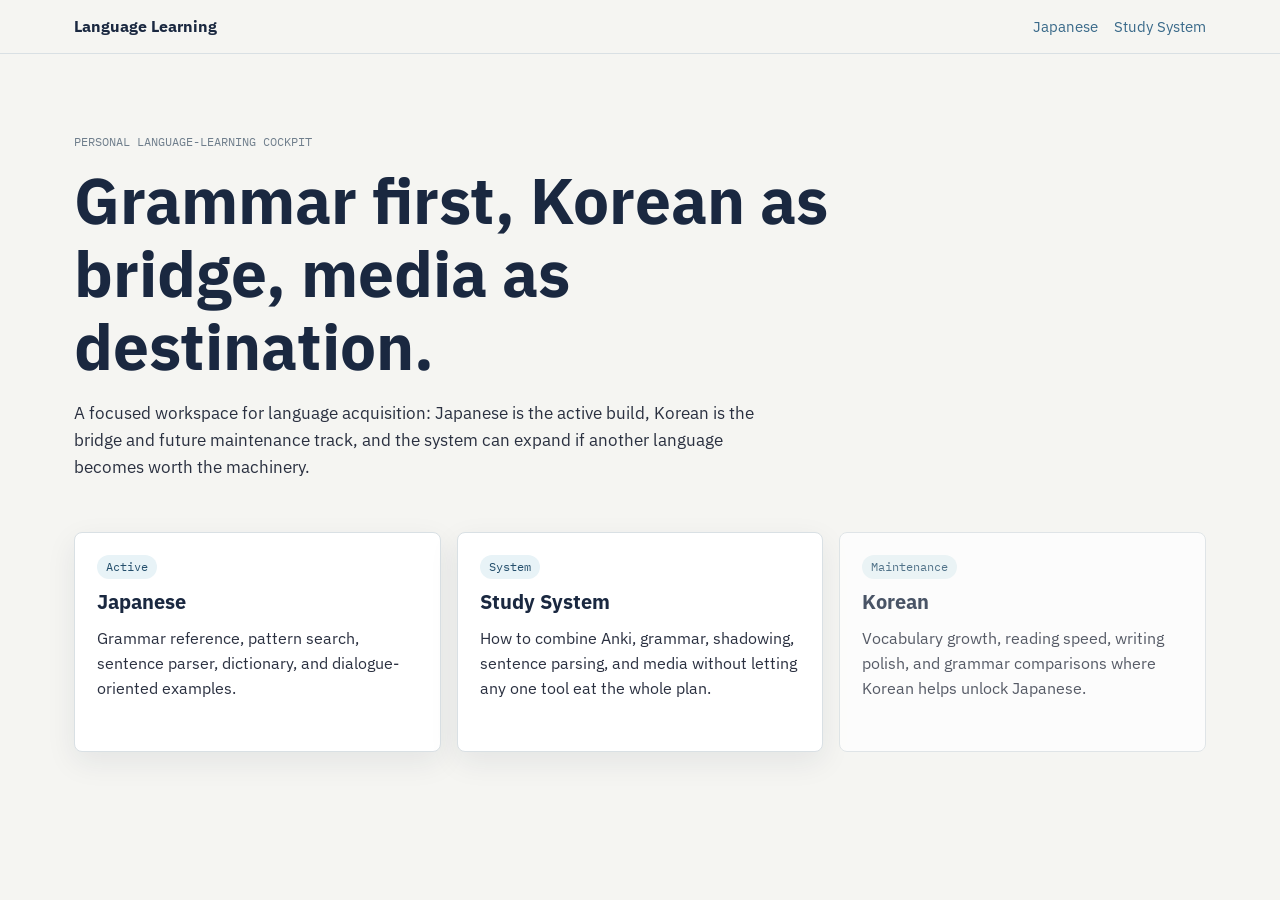
<file: index.html>
<!doctype html>
<html lang="en">
<head>
  <meta charset="utf-8">
  <meta name="viewport" content="width=device-width, initial-scale=1">
  <title>Language Learning</title>
  <link rel="preconnect" href="https://fonts.googleapis.com">
  <link rel="preconnect" href="https://fonts.gstatic.com" crossorigin>
  <link href="https://fonts.googleapis.com/css2?family=IBM+Plex+Mono:wght@400;500&family=IBM+Plex+Sans:wght@400;500;600;700&display=swap" rel="stylesheet">
  <link rel="stylesheet" href="style.css">
</head>
<body>
  <header class="topbar">
    <div class="topbar-inner">
      <a class="brand" href="index.html">Language Learning</a>
      <nav class="nav">
        <a href="japanese/index.html">Japanese</a>
        <a href="shared/study-system.html">Study System</a>
      </nav>
    </div>
  </header>

  <main class="site-wrap">
    <section class="hero">
      <p class="eyebrow">Personal language-learning cockpit</p>
      <h1>Grammar first, Korean as bridge, media as destination.</h1>
      <p class="hero-copy">A focused workspace for language acquisition: Japanese is the active build, Korean is the bridge and future maintenance track, and the system can expand if another language becomes worth the machinery.</p>
    </section>

    <section class="cluster-grid" aria-label="Language areas">
      <a class="cluster-card active" href="japanese/index.html">
        <span class="cluster-badge">Active</span>
        <h2>Japanese</h2>
        <p>Grammar reference, pattern search, sentence parser, dictionary, and dialogue-oriented examples.</p>
      </a>
      <a class="cluster-card active" href="shared/study-system.html">
        <span class="cluster-badge">System</span>
        <h2>Study System</h2>
        <p>How to combine Anki, grammar, shadowing, sentence parsing, and media without letting any one tool eat the whole plan.</p>
      </a>
      <div class="cluster-card planned">
        <span class="cluster-badge">Maintenance</span>
        <h2>Korean</h2>
        <p>Vocabulary growth, reading speed, writing polish, and grammar comparisons where Korean helps unlock Japanese.</p>
      </div>
    </section>
  </main>
</body>
</html>
</file>
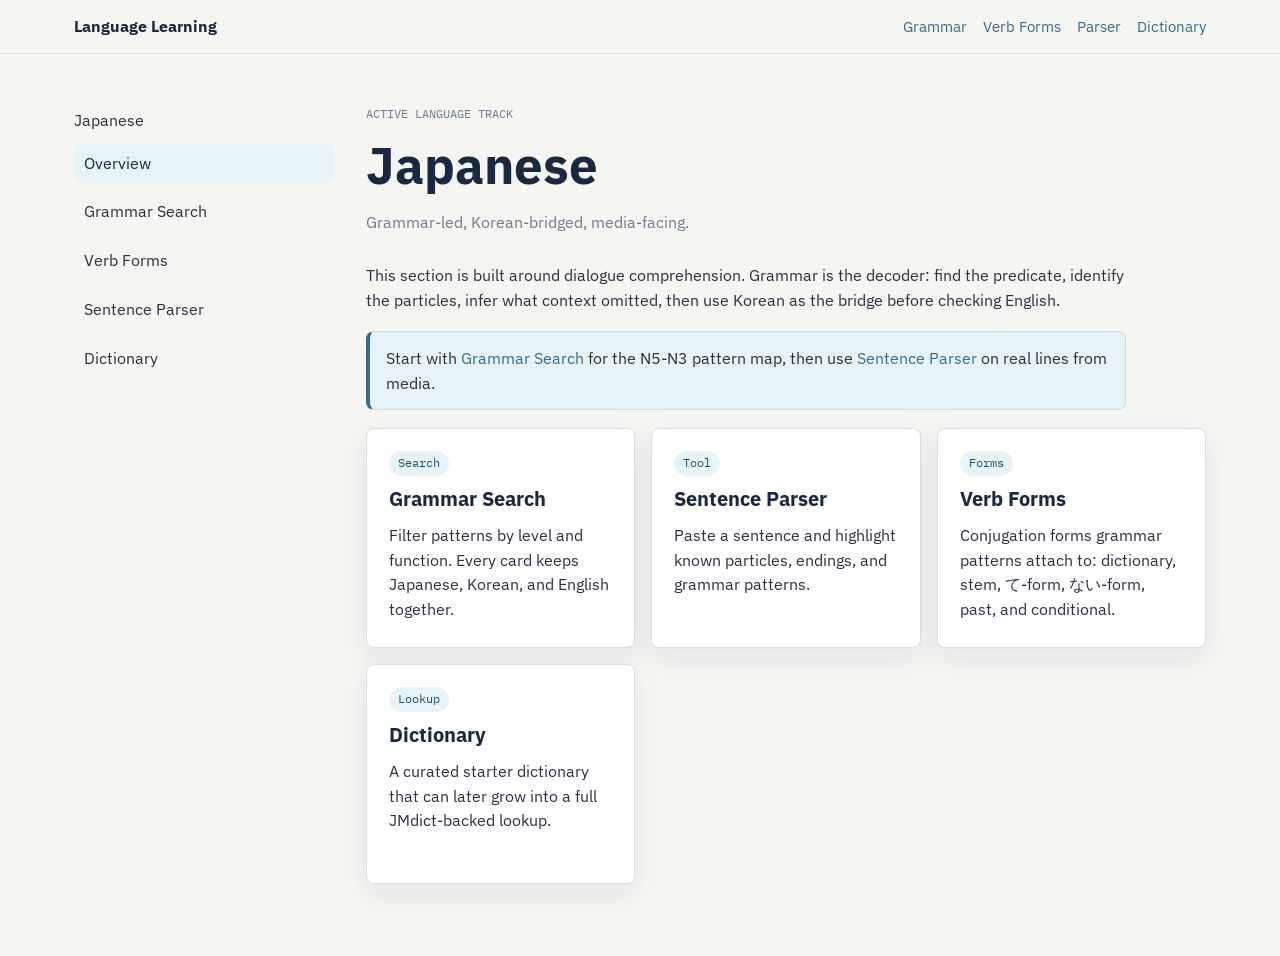
<file: japanese/index.html>
<!doctype html>
<html lang="en">
<head>
  <meta charset="utf-8">
  <meta name="viewport" content="width=device-width, initial-scale=1">
  <title>Japanese | Language Notes</title>
  <link rel="preconnect" href="https://fonts.googleapis.com">
  <link rel="preconnect" href="https://fonts.gstatic.com" crossorigin>
  <link href="https://fonts.googleapis.com/css2?family=IBM+Plex+Mono:wght@400;500&family=IBM+Plex+Sans:wght@400;500;600;700&display=swap" rel="stylesheet">
  <link rel="stylesheet" href="../style.css">
</head>
<body>
  <header class="topbar">
    <div class="topbar-inner">
      <a class="brand" href="../index.html">Language Learning</a>
      <nav class="nav">
        <a href="grammar.html">Grammar</a>
        <a href="verb-forms.html">Verb Forms</a>
        <a href="parser.html">Parser</a>
        <a href="dictionary.html">Dictionary</a>
      </nav>
    </div>
  </header>

  <main class="site-wrap page-body">
    <aside class="sidebar">
      <div class="nav-label">Japanese</div>
      <a class="nav-item active" href="index.html">Overview</a>
      <a class="nav-item" href="grammar.html">Grammar Search</a>
      <a class="nav-item" href="verb-forms.html">Verb Forms</a>
      <a class="nav-item" href="parser.html">Sentence Parser</a>
      <a class="nav-item" href="dictionary.html">Dictionary</a>
    </aside>

    <section class="main">
      <p class="eyebrow">Active language track</p>
      <h1 class="lesson-title">Japanese</h1>
      <p class="lesson-meta">Grammar-led, Korean-bridged, media-facing.</p>

      <div class="prose">
        <p>This section is built around dialogue comprehension. Grammar is the decoder: find the predicate, identify the particles, infer what context omitted, then use Korean as the bridge before checking English.</p>
        <div class="callout">
          Start with <a href="grammar.html">Grammar Search</a> for the N5-N3 pattern map, then use <a href="parser.html">Sentence Parser</a> on real lines from media.
        </div>
      </div>

      <section class="cluster-grid">
        <a class="cluster-card active" href="grammar.html">
          <span class="cluster-badge">Search</span>
          <h2>Grammar Search</h2>
          <p>Filter patterns by level and function. Every card keeps Japanese, Korean, and English together.</p>
        </a>
        <a class="cluster-card active" href="parser.html">
          <span class="cluster-badge">Tool</span>
          <h2>Sentence Parser</h2>
          <p>Paste a sentence and highlight known particles, endings, and grammar patterns.</p>
        </a>
        <a class="cluster-card active" href="verb-forms.html">
          <span class="cluster-badge">Forms</span>
          <h2>Verb Forms</h2>
          <p>Conjugation forms grammar patterns attach to: dictionary, stem, て-form, ない-form, past, and conditional.</p>
        </a>
        <a class="cluster-card active" href="dictionary.html">
          <span class="cluster-badge">Lookup</span>
          <h2>Dictionary</h2>
          <p>A curated starter dictionary that can later grow into a full JMdict-backed lookup.</p>
        </a>
      </section>
    </section>
  </main>
</body>
</html>
</file>
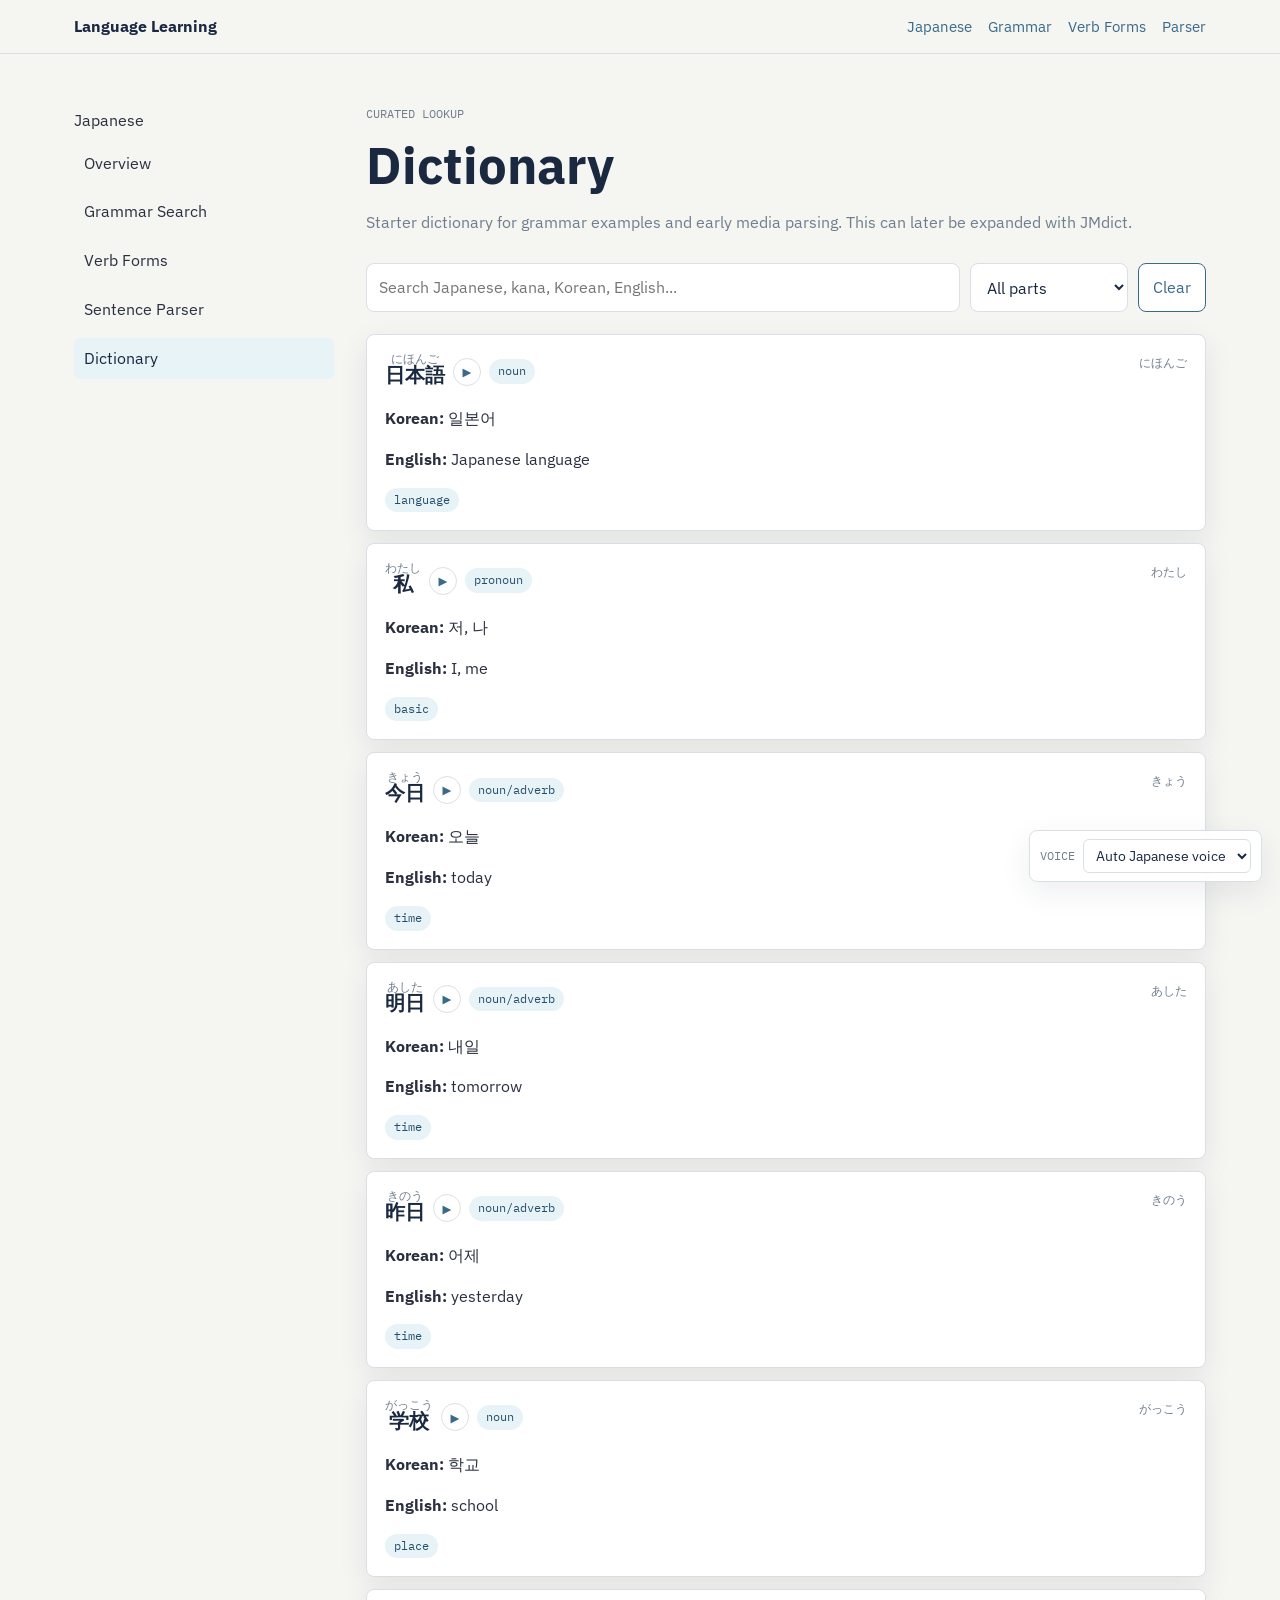
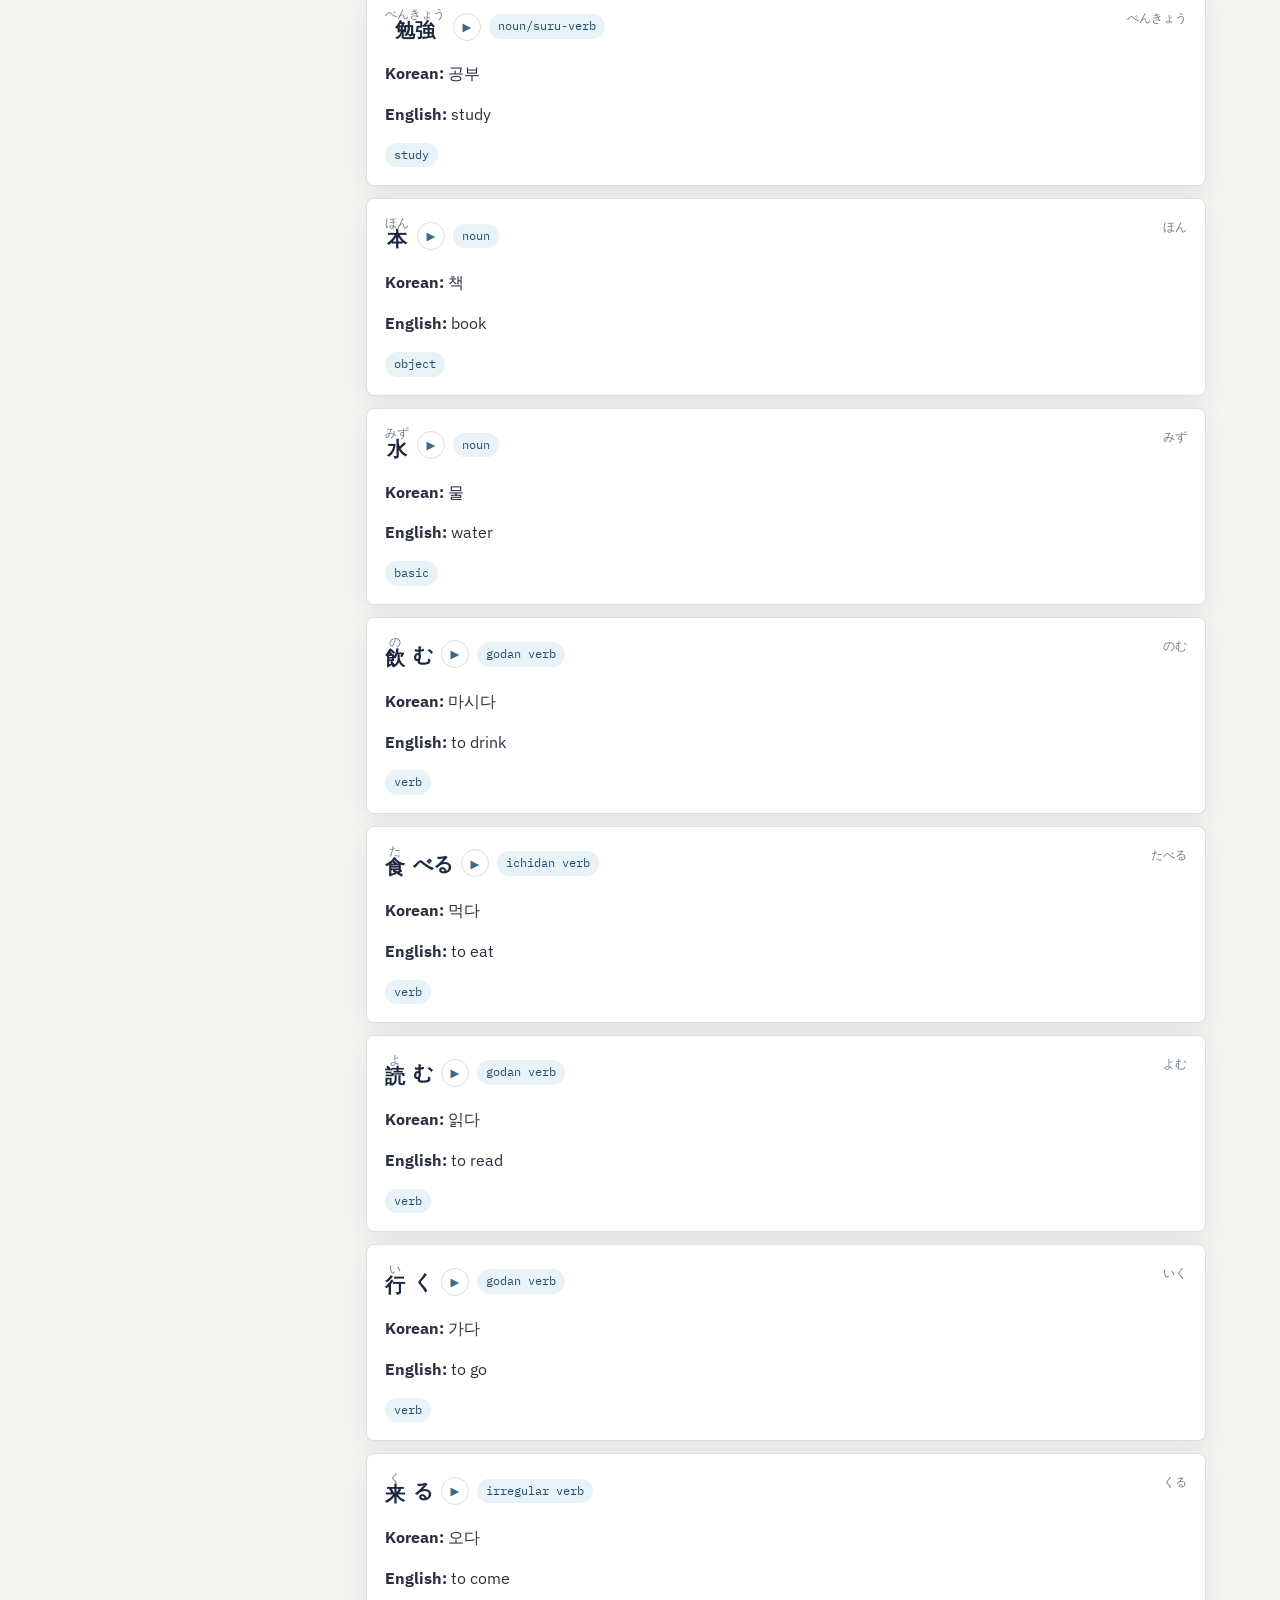
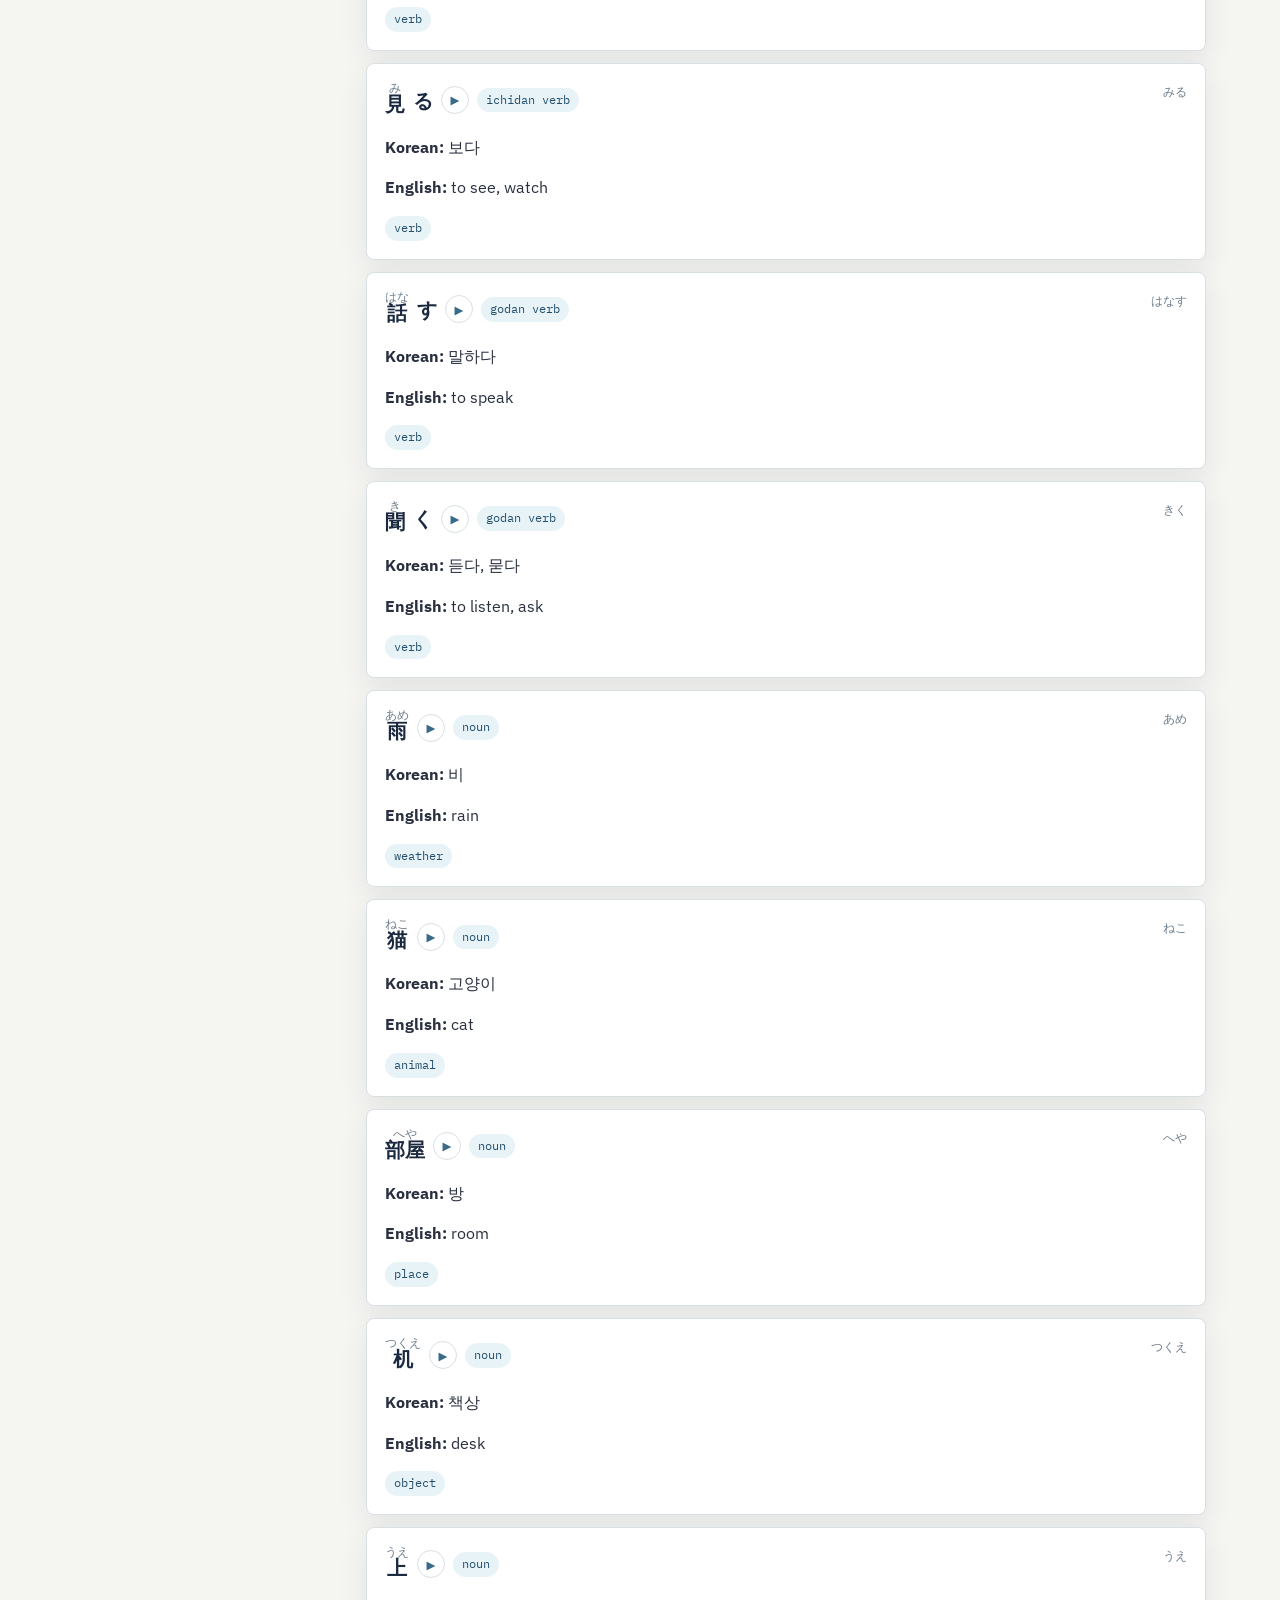
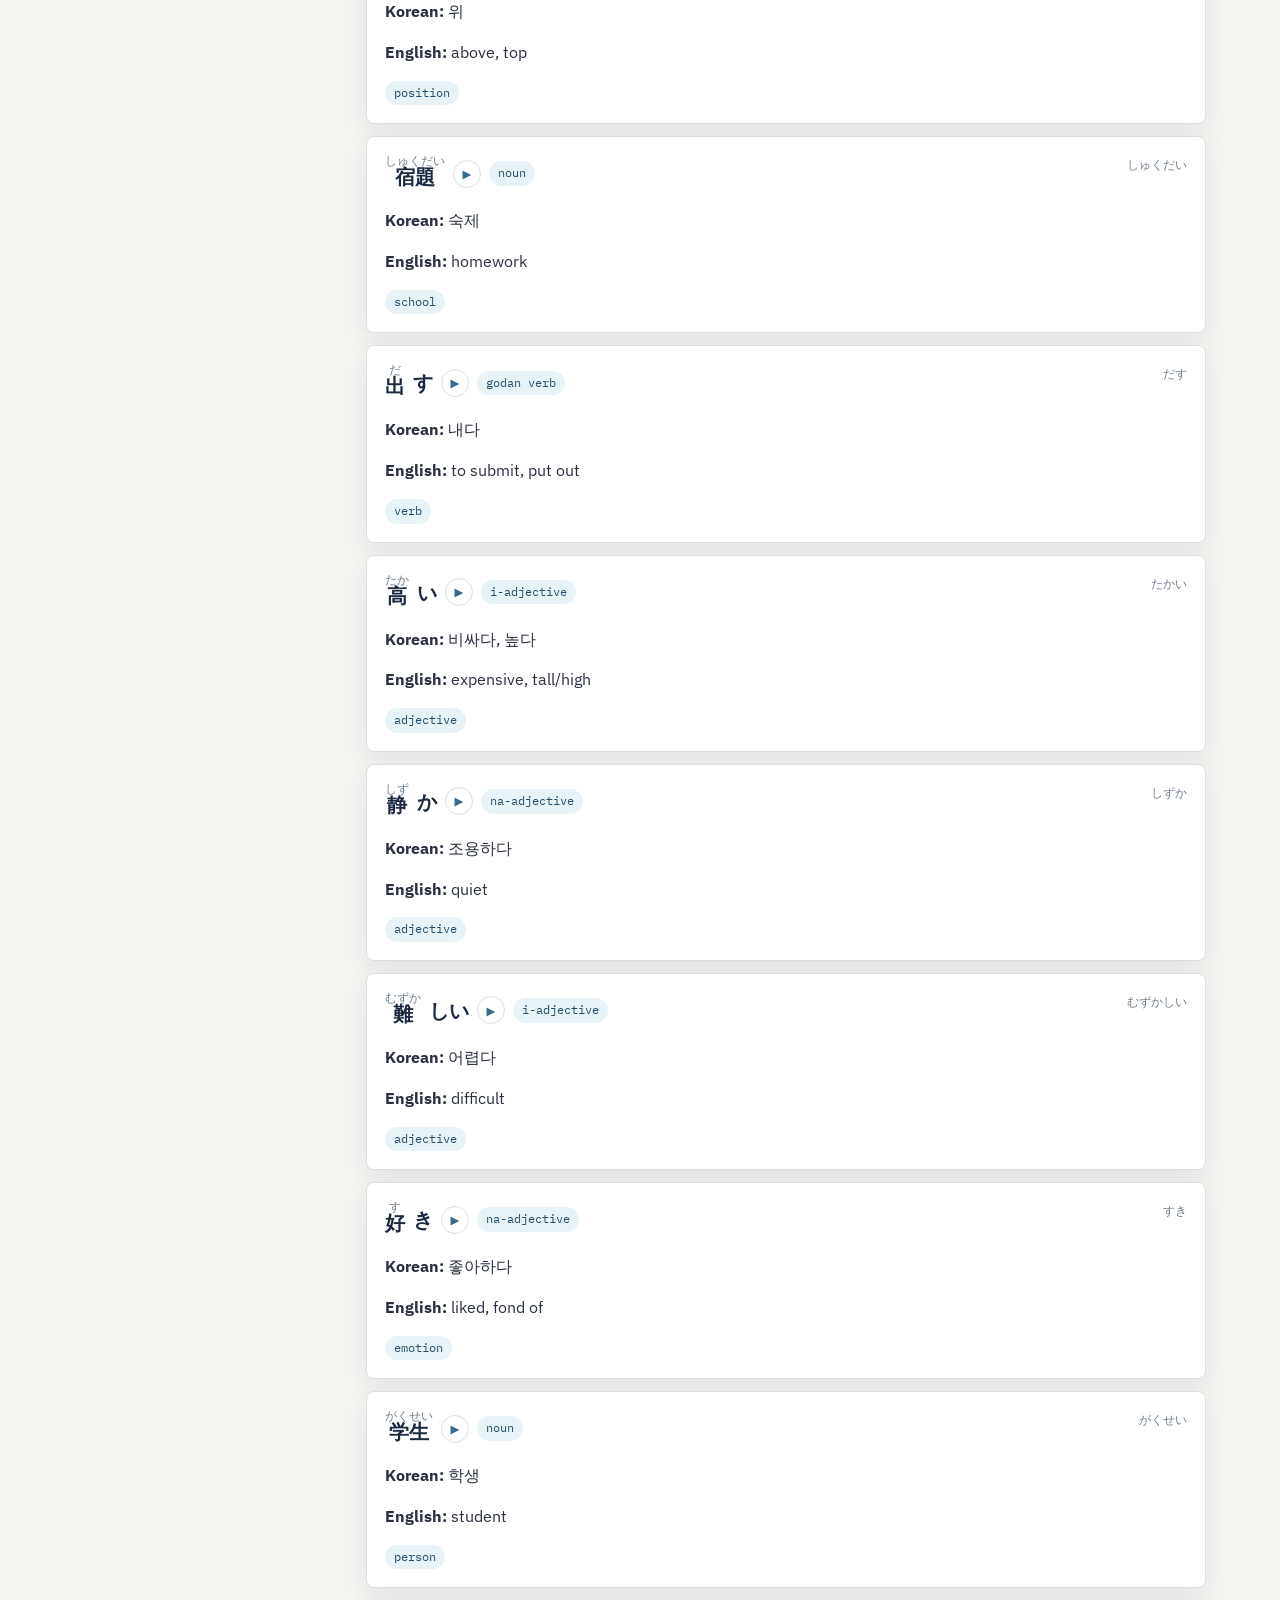
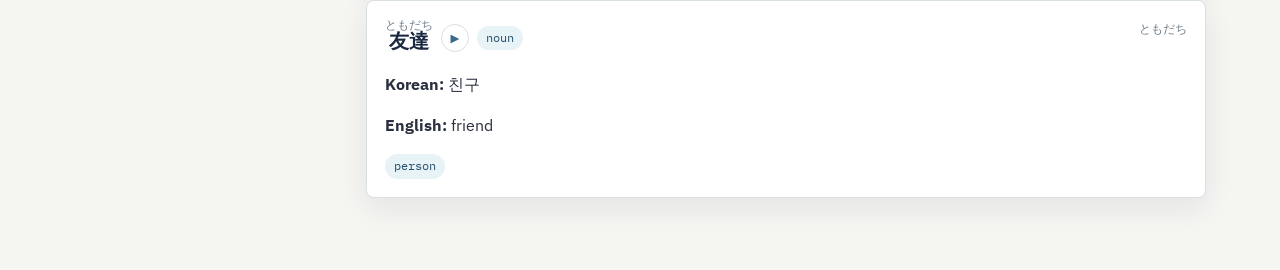
<file: japanese/dictionary.html>
<!doctype html>
<html lang="en">
<head>
  <meta charset="utf-8">
  <meta name="viewport" content="width=device-width, initial-scale=1">
  <title>Japanese Dictionary | Language Notes</title>
  <link rel="preconnect" href="https://fonts.googleapis.com">
  <link rel="preconnect" href="https://fonts.gstatic.com" crossorigin>
  <link href="https://fonts.googleapis.com/css2?family=IBM+Plex+Mono:wght@400;500&family=IBM+Plex+Sans:wght@400;500;600;700&display=swap" rel="stylesheet">
  <link rel="stylesheet" href="../style.css">
</head>
<body>
  <header class="topbar">
    <div class="topbar-inner">
      <a class="brand" href="../index.html">Language Learning</a>
      <nav class="nav">
        <a href="index.html">Japanese</a>
        <a href="grammar.html">Grammar</a>
        <a href="verb-forms.html">Verb Forms</a>
        <a href="parser.html">Parser</a>
      </nav>
    </div>
  </header>

  <main class="site-wrap page-body">
    <aside class="sidebar">
      <div class="nav-label">Japanese</div>
      <a class="nav-item" href="index.html">Overview</a>
      <a class="nav-item" href="grammar.html">Grammar Search</a>
      <a class="nav-item" href="verb-forms.html">Verb Forms</a>
      <a class="nav-item" href="parser.html">Sentence Parser</a>
      <a class="nav-item active" href="dictionary.html">Dictionary</a>
    </aside>

    <section class="main">
      <p class="eyebrow">Curated lookup</p>
      <h1 class="lesson-title">Dictionary</h1>
      <p class="lesson-meta">Starter dictionary for grammar examples and early media parsing. This can later be expanded with JMdict.</p>

      <div class="toolbar" role="search">
        <input id="dict-search" class="search-input" type="search" placeholder="Search Japanese, kana, Korean, English..." autocomplete="off">
        <select id="dict-pos" class="select" aria-label="Part of speech filter">
          <option value="all">All parts</option>
        </select>
        <button id="dict-clear" class="button secondary" type="button">Clear</button>
      </div>

      <div id="dict-results" class="card-list"></div>
    </section>
  </main>

  <script src="../data/japanese-data.js"></script>
  <script src="../app.js"></script>
  <script>LanguageNotes.initVoicePicker(); LanguageNotes.initDictionary();</script>
</body>
</html>
</file>
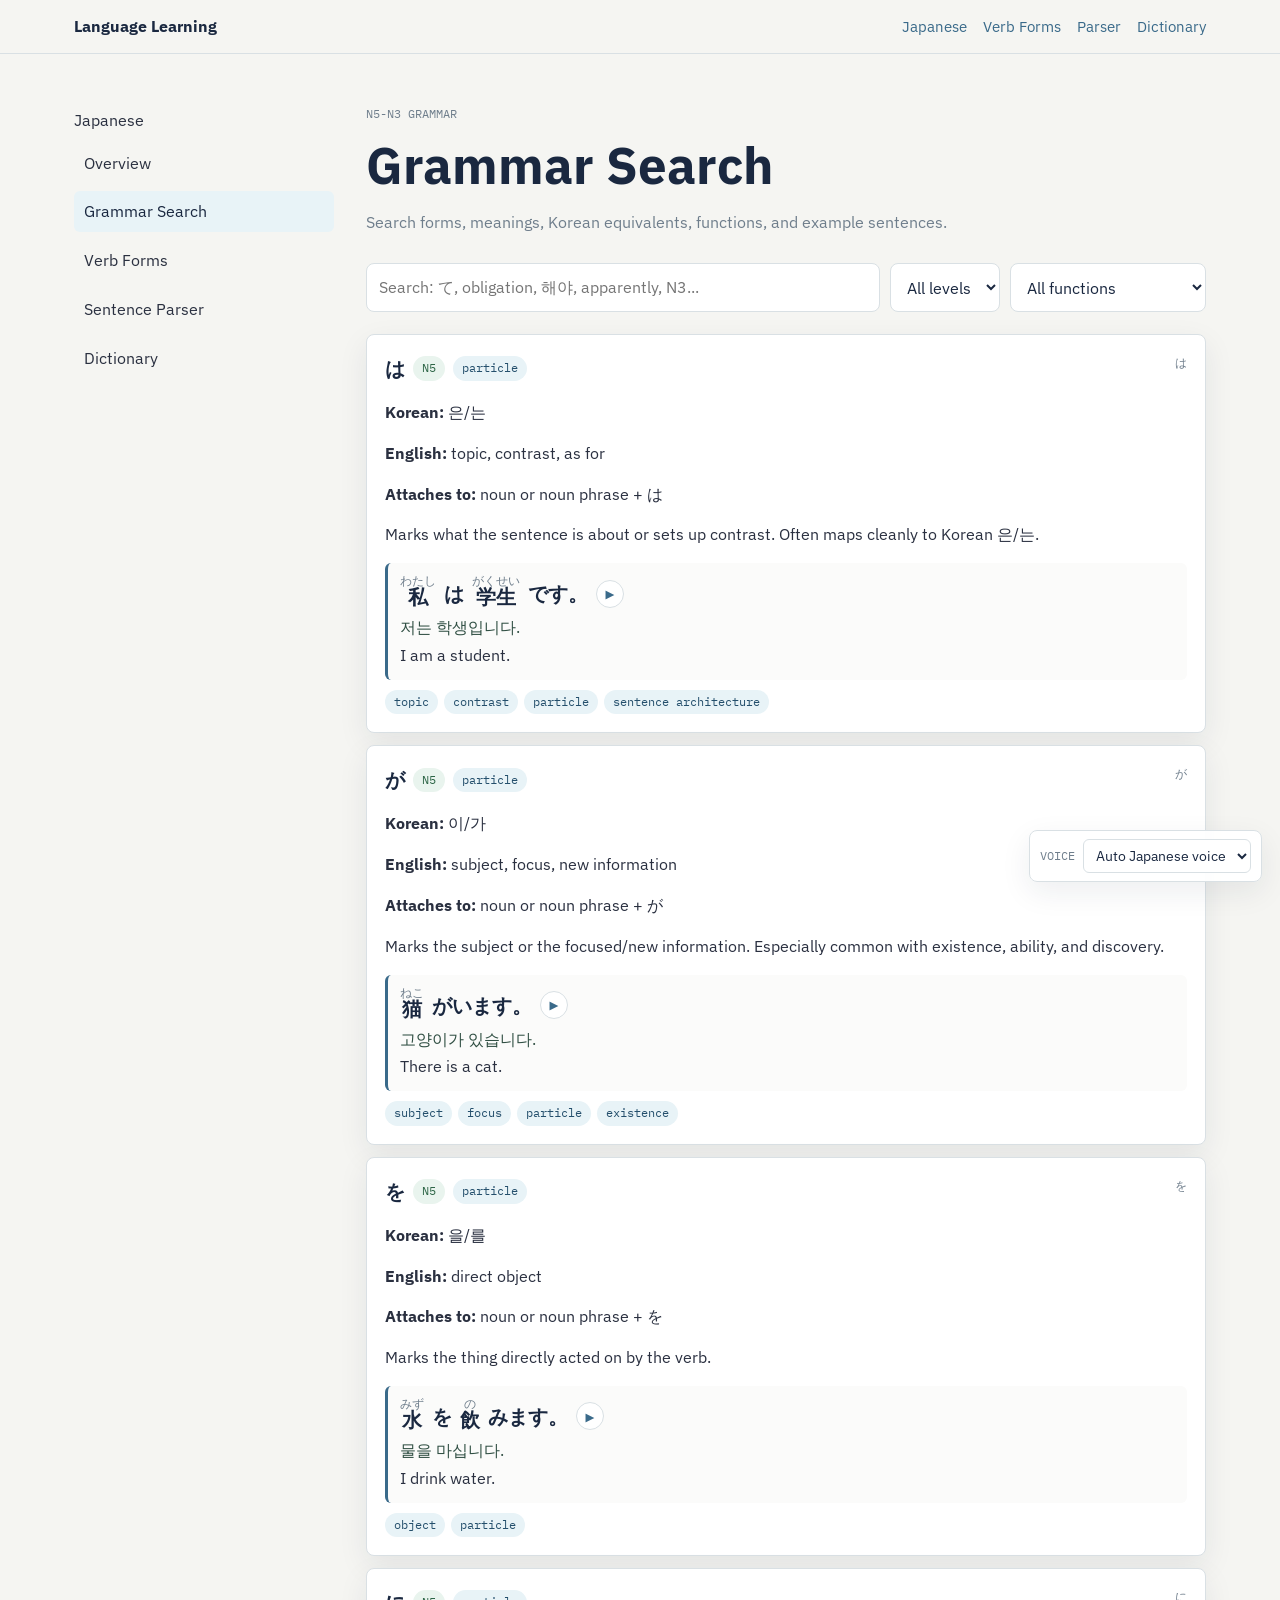
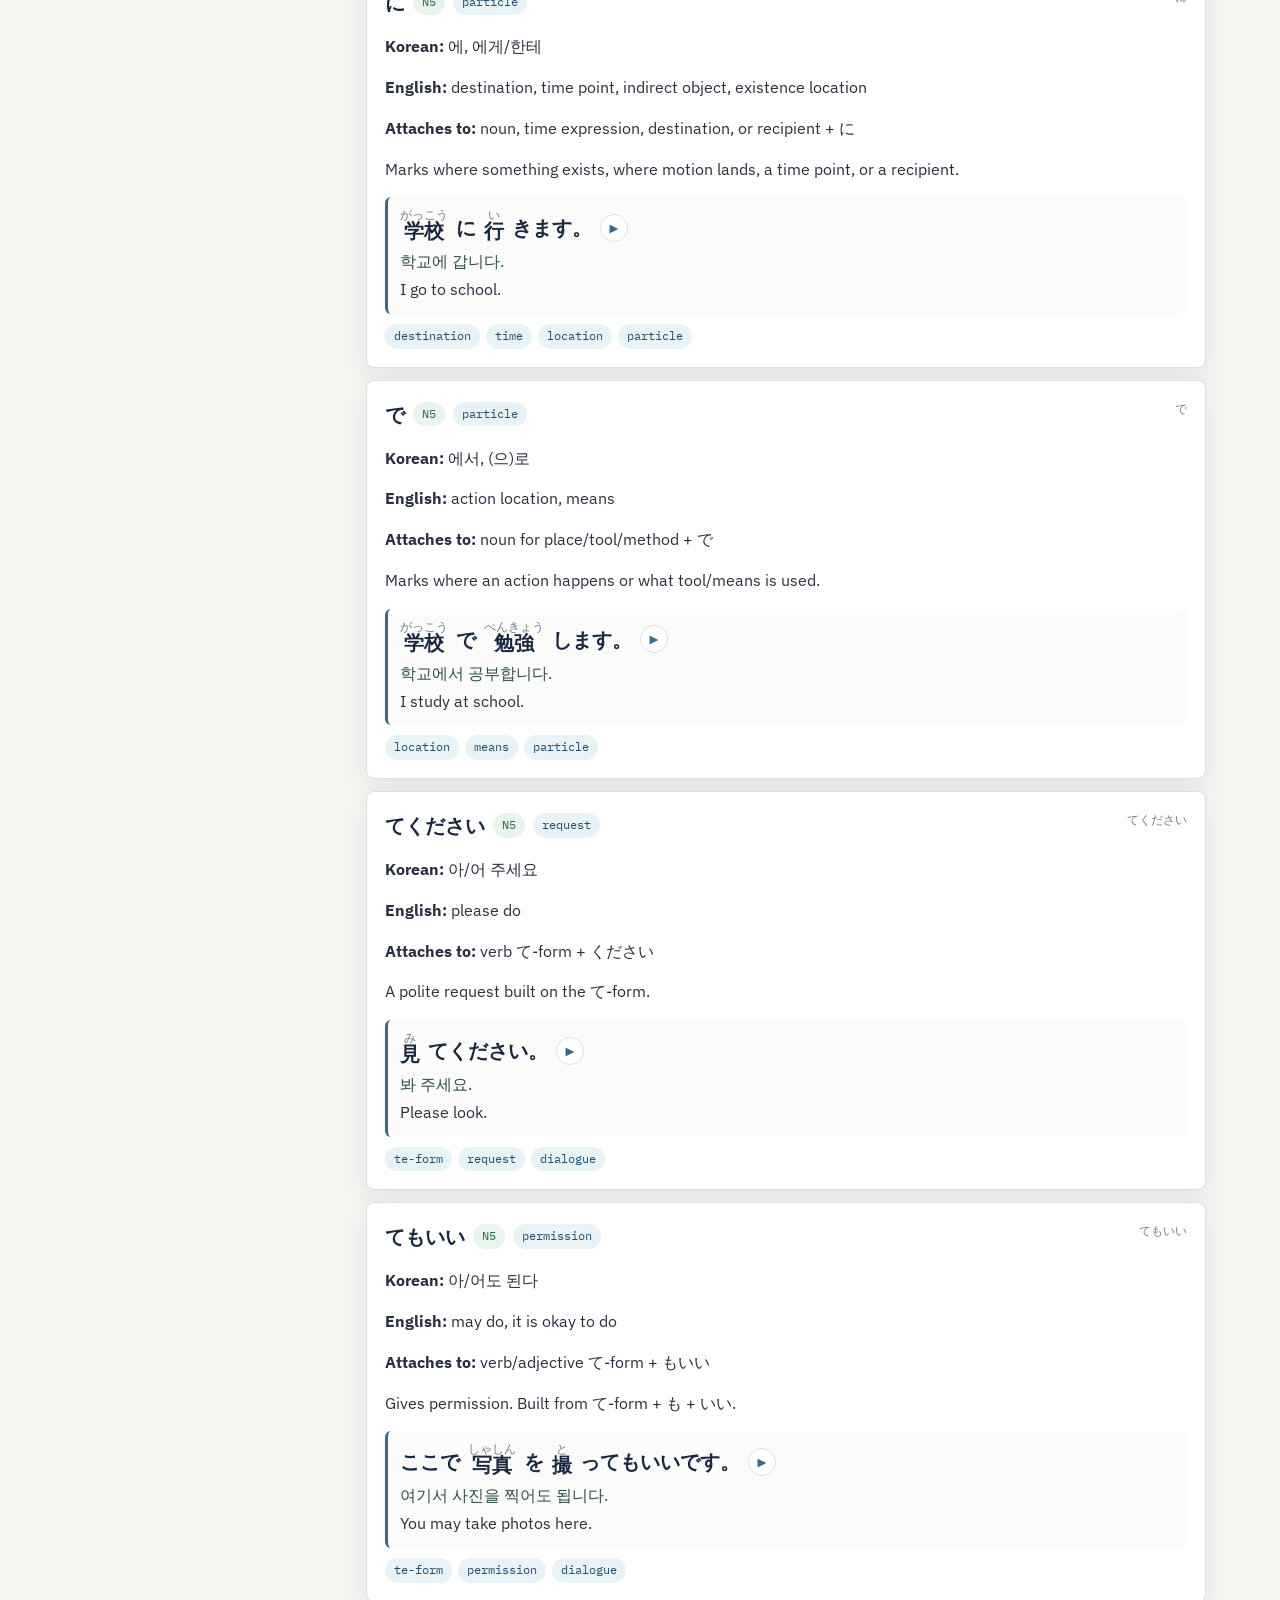
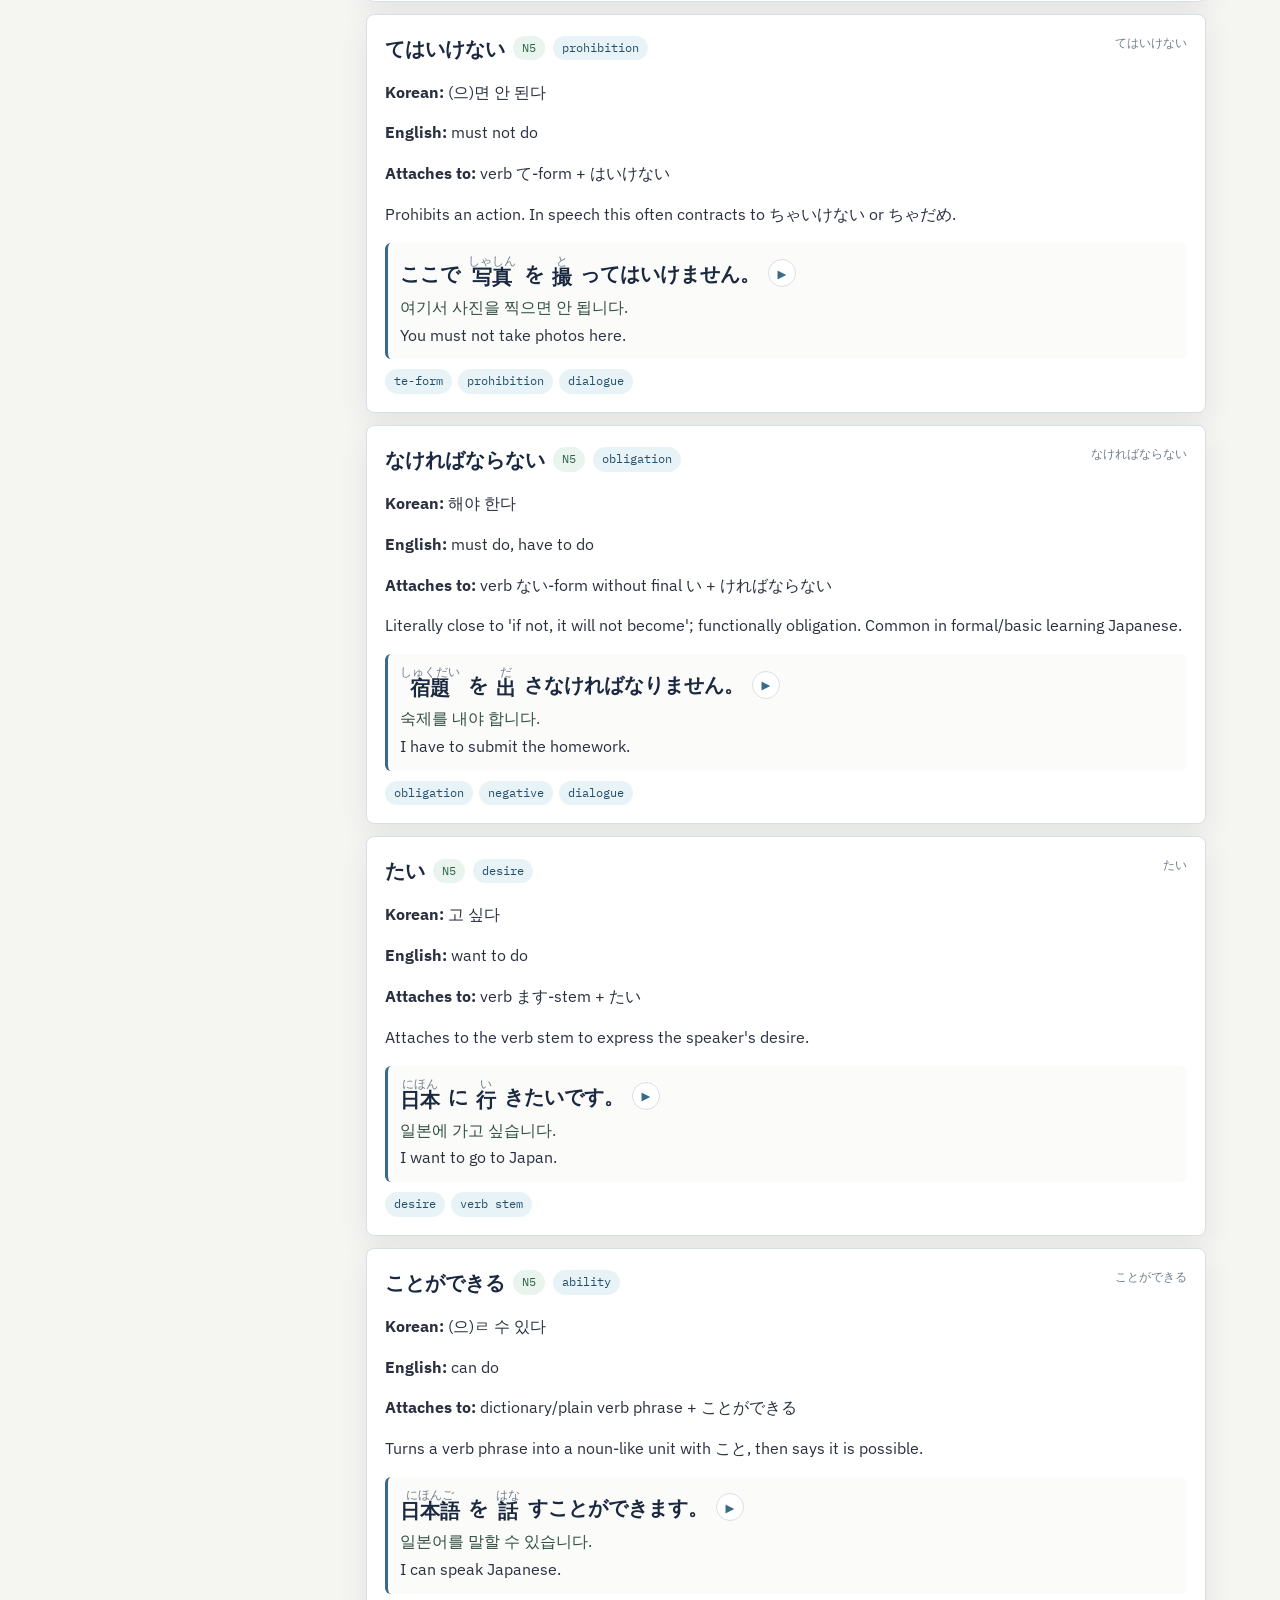
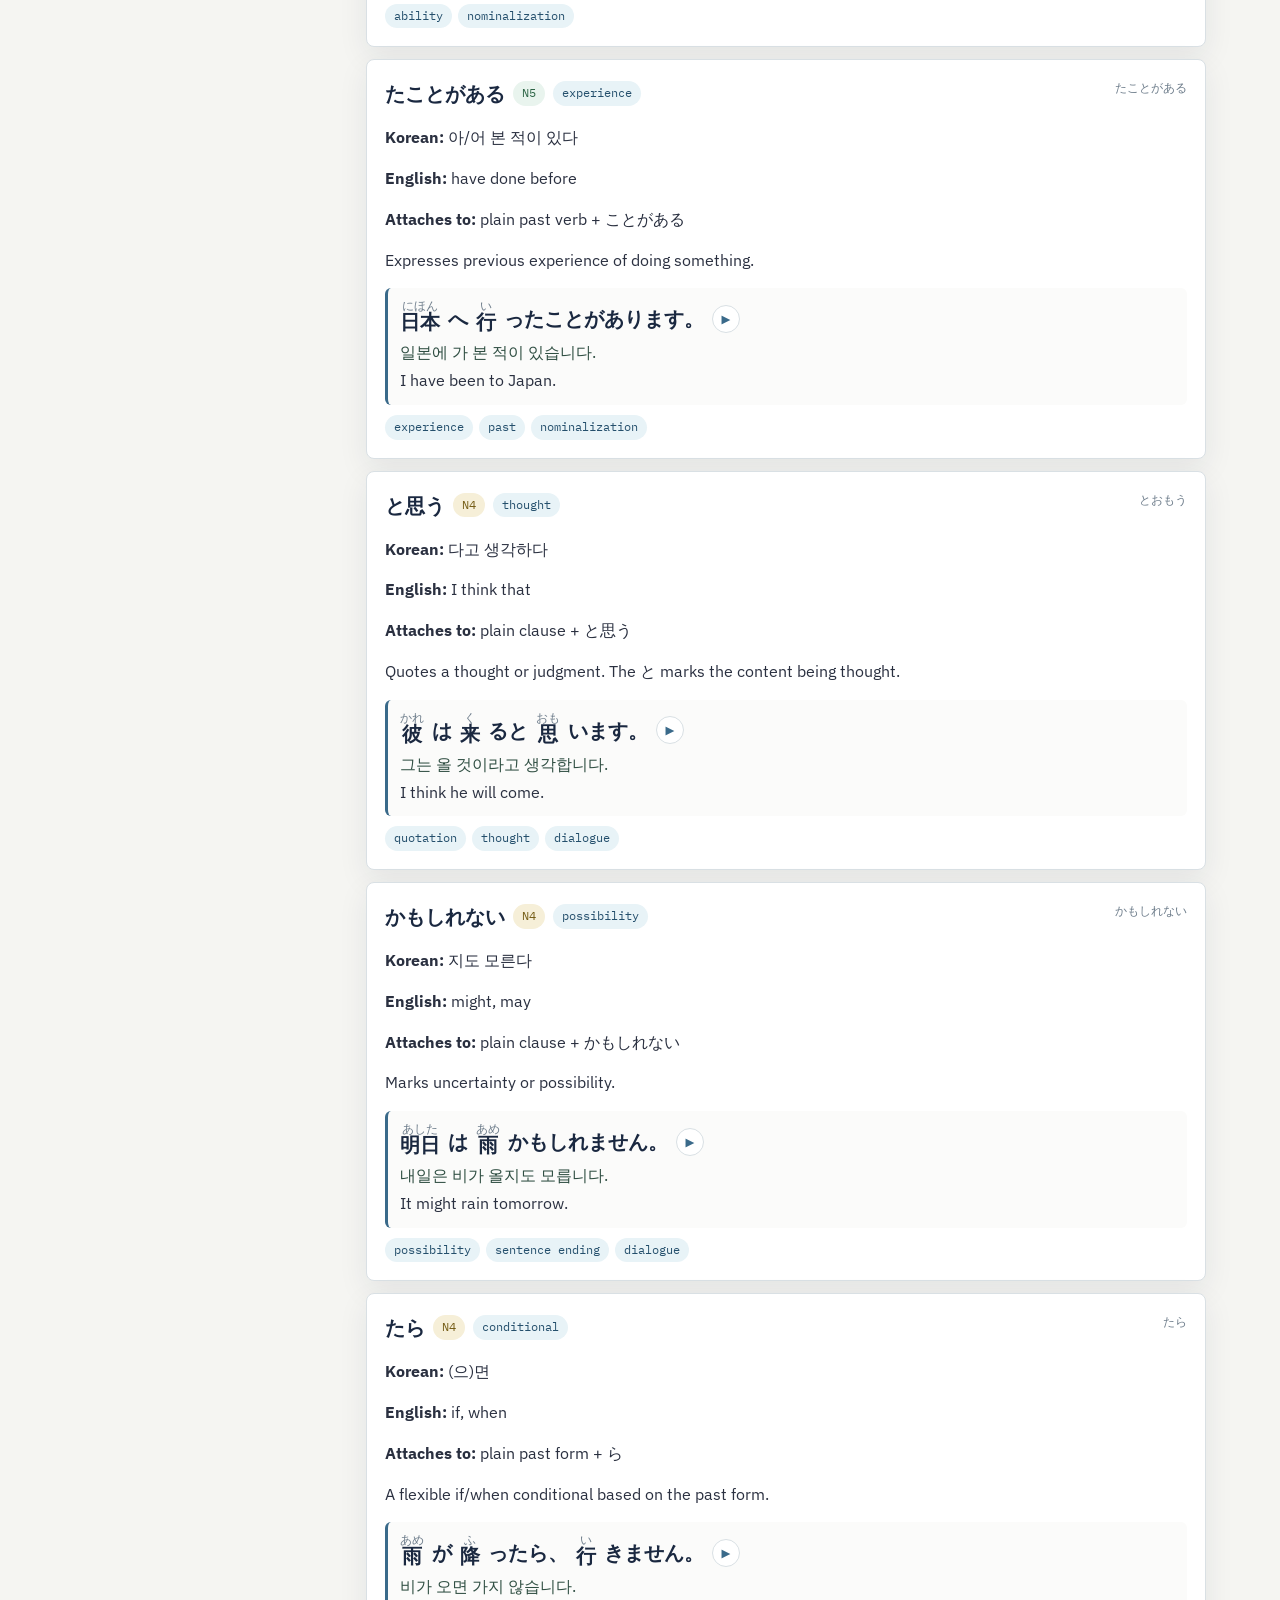
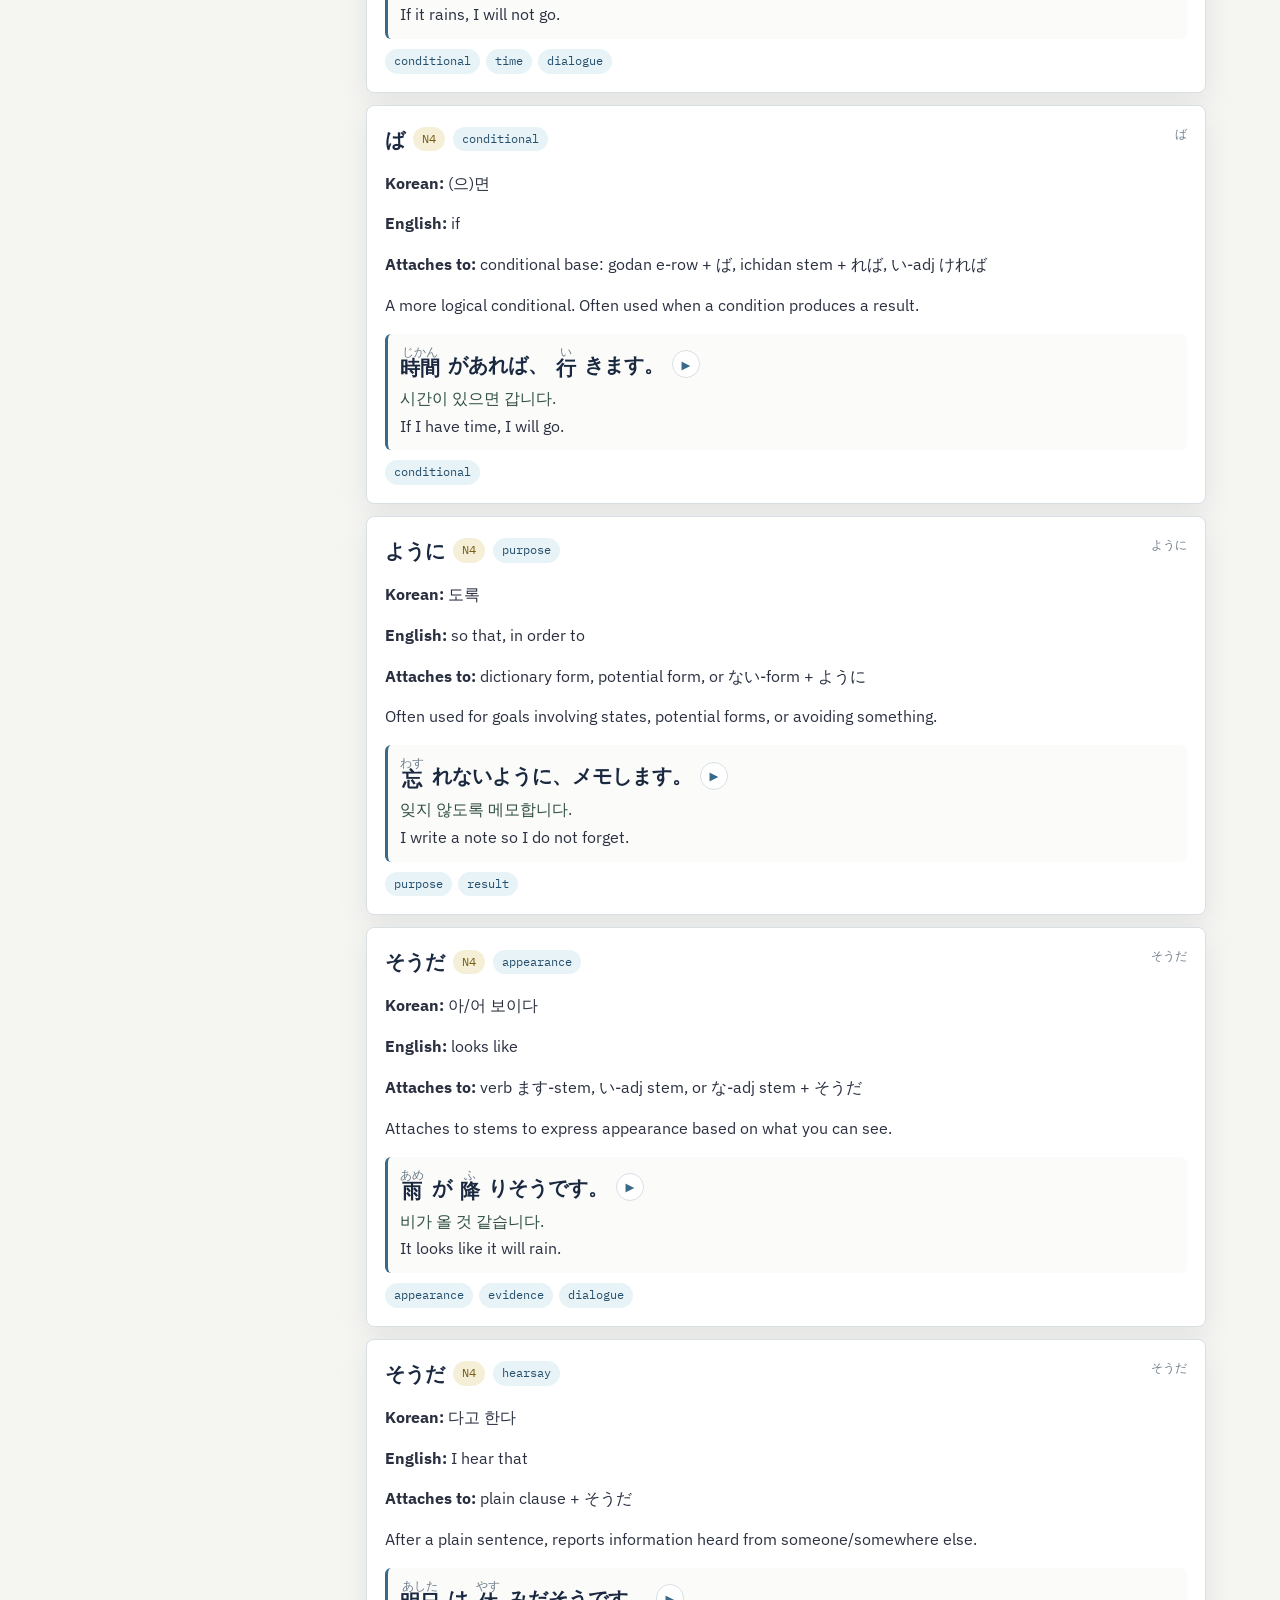
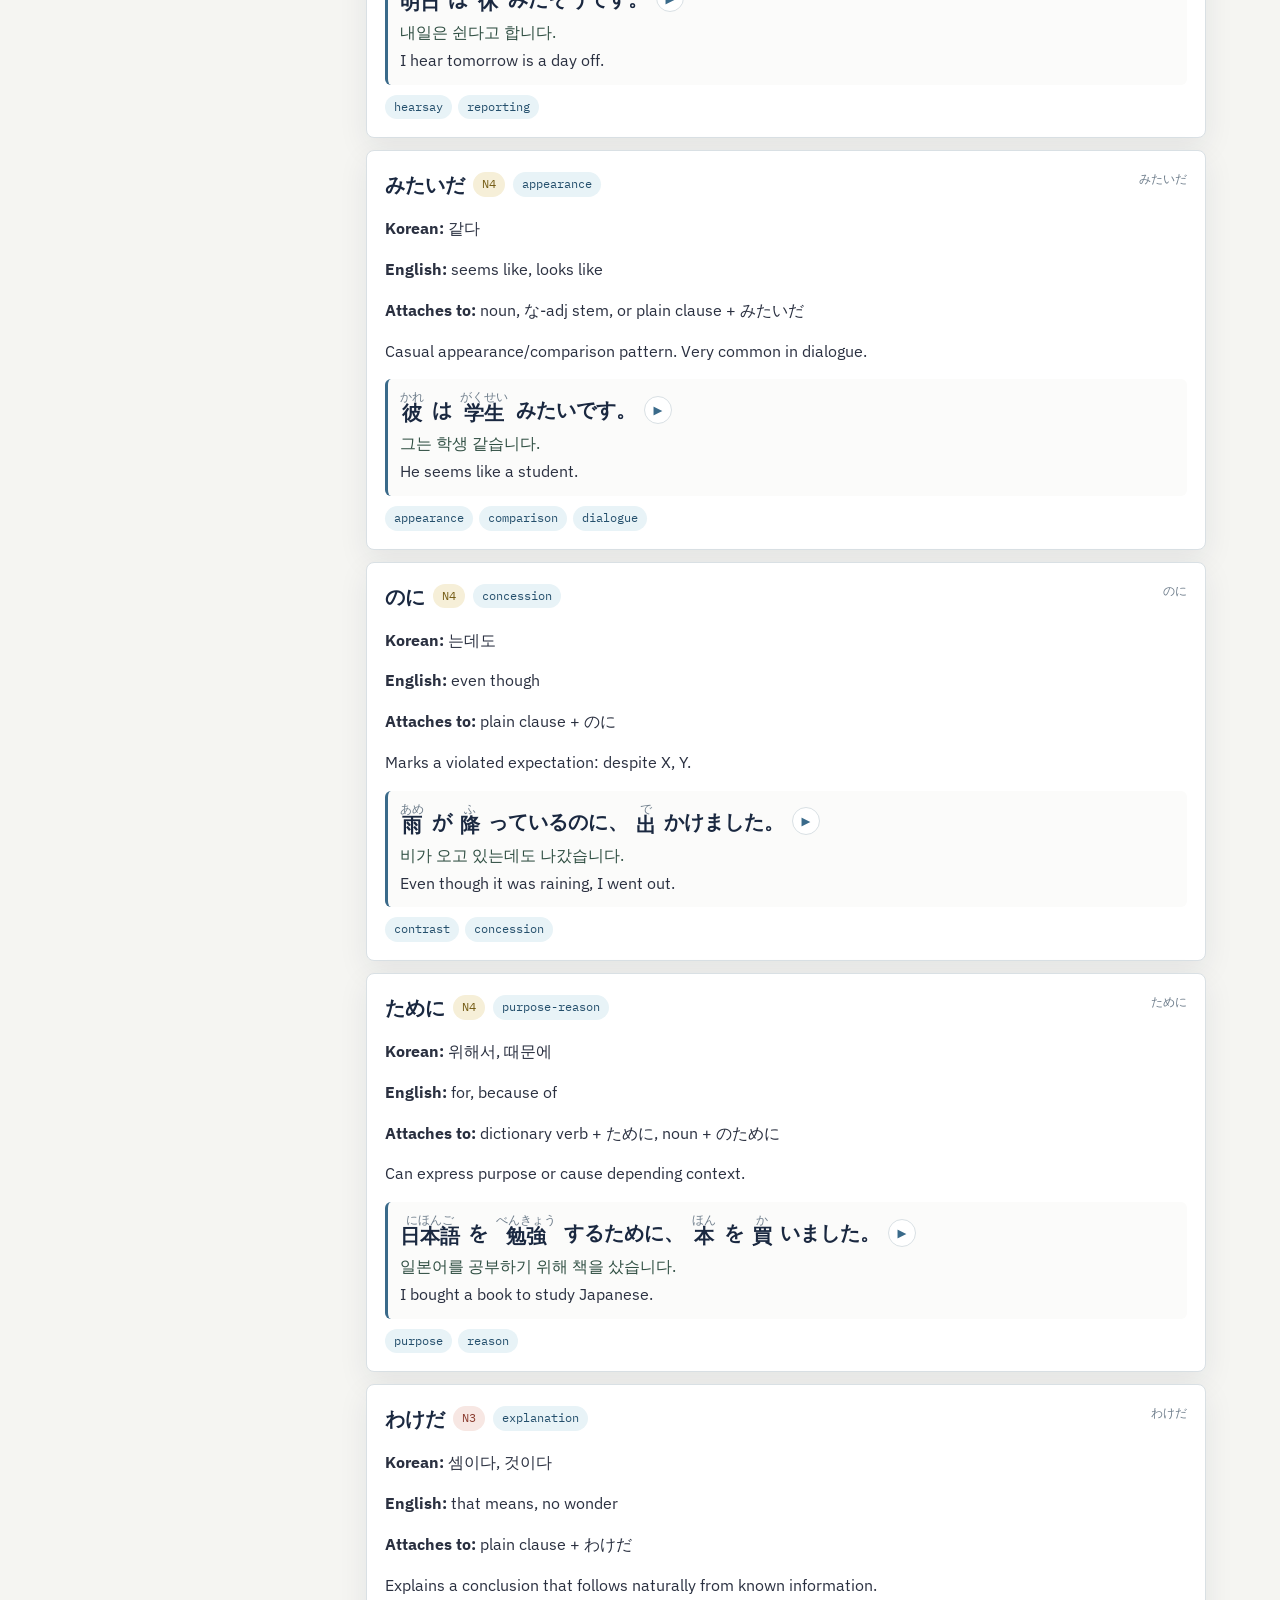
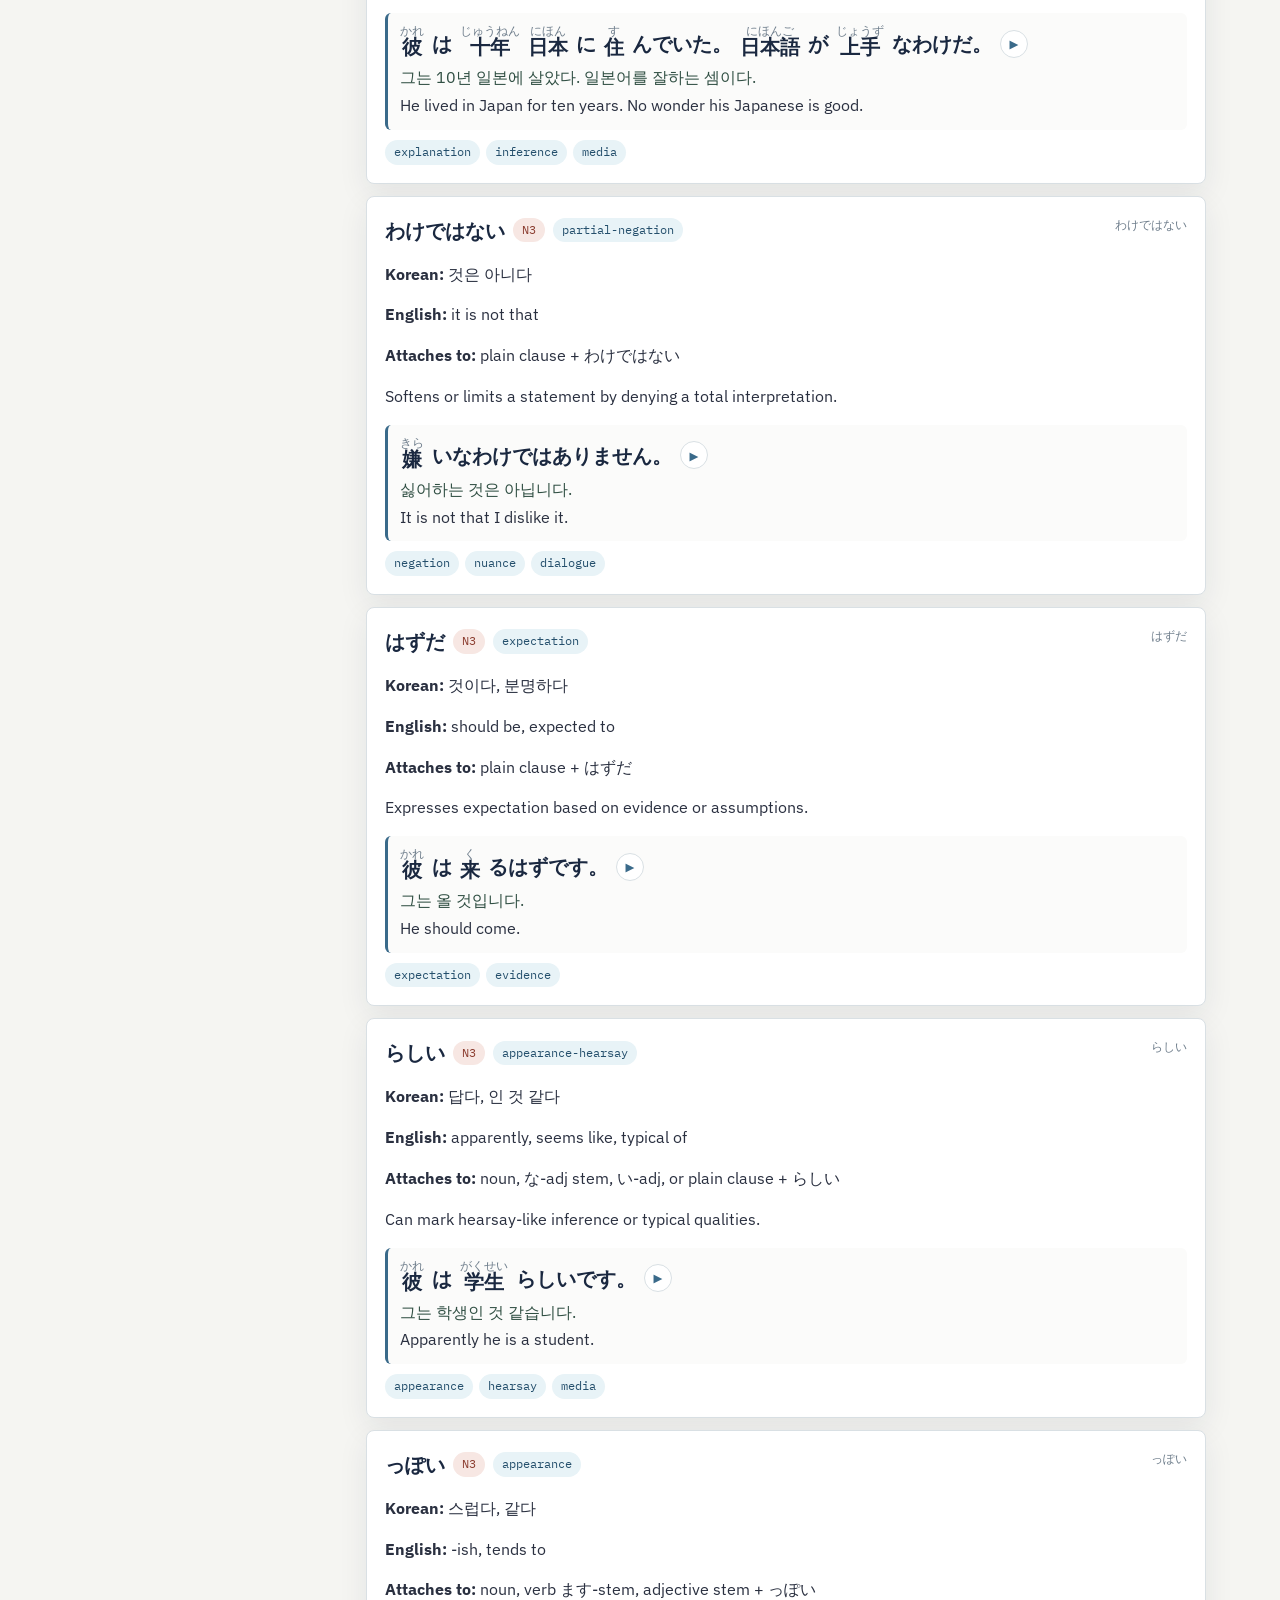
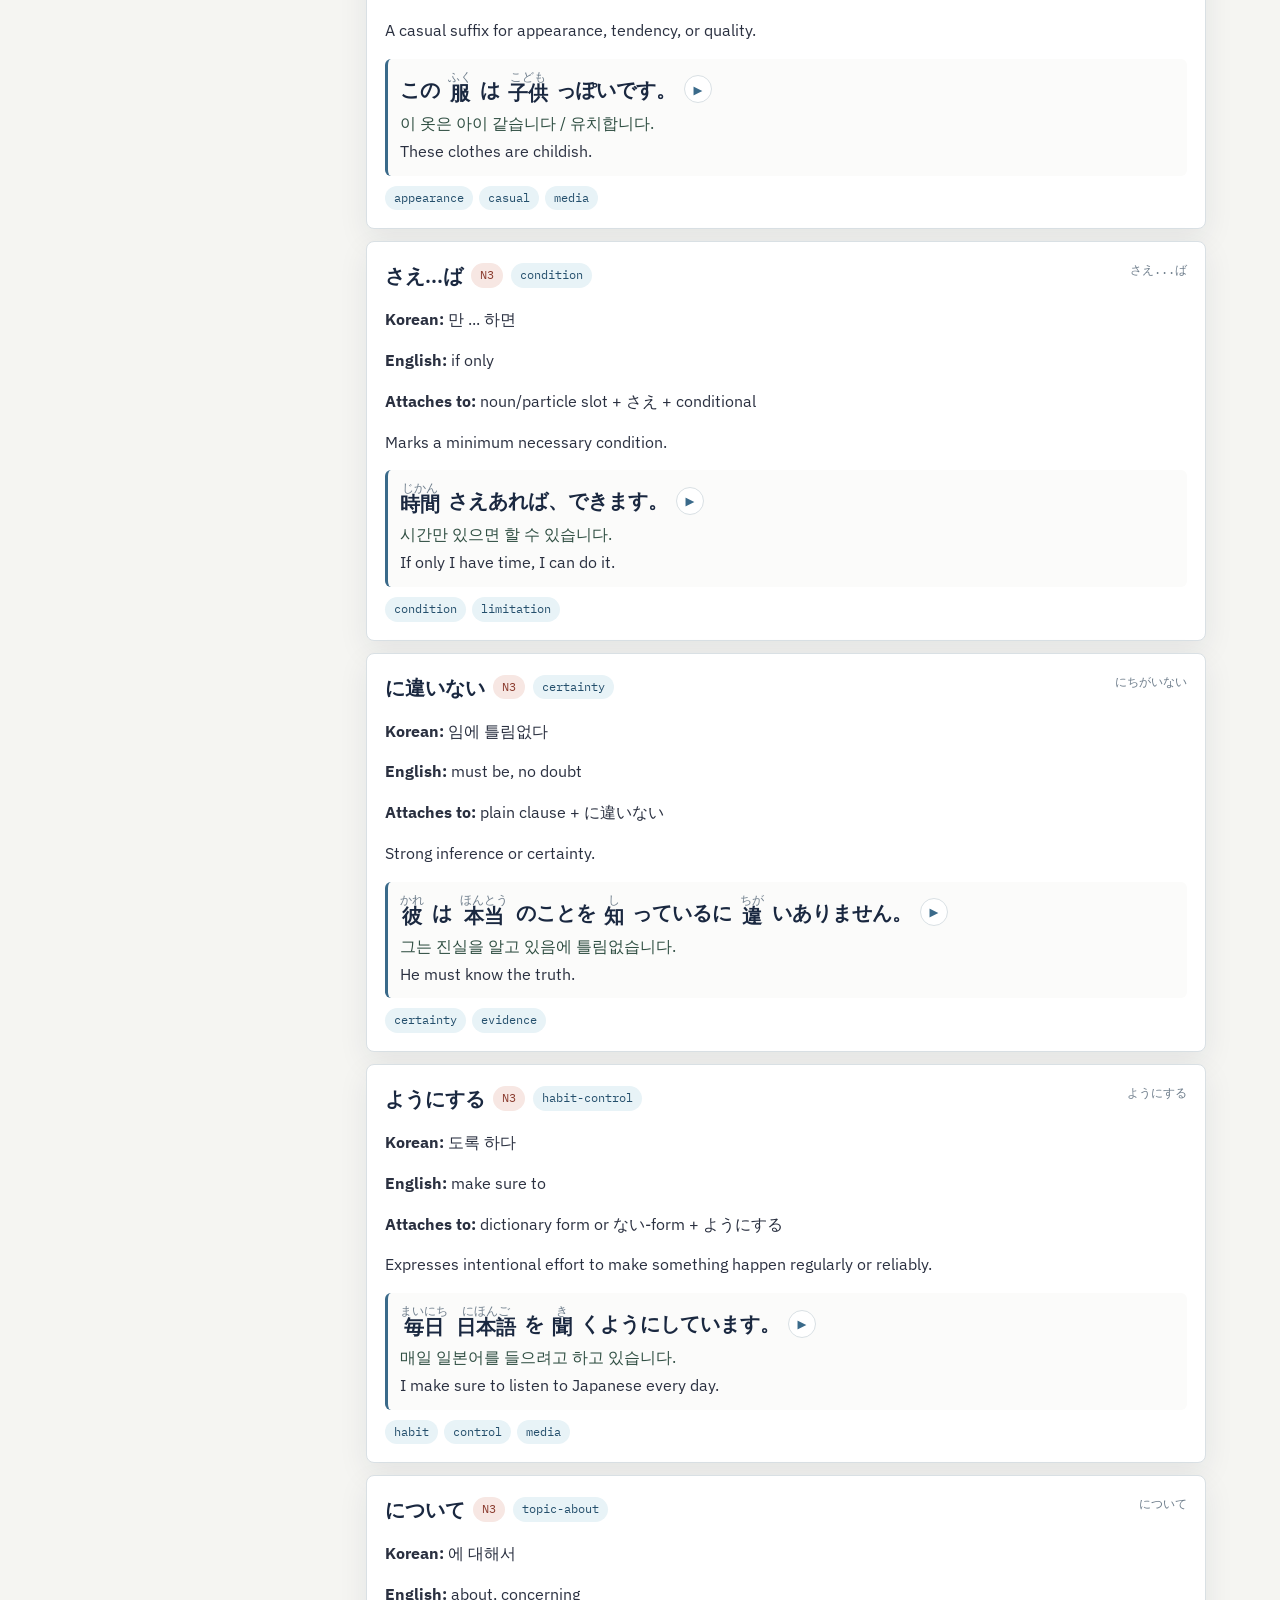
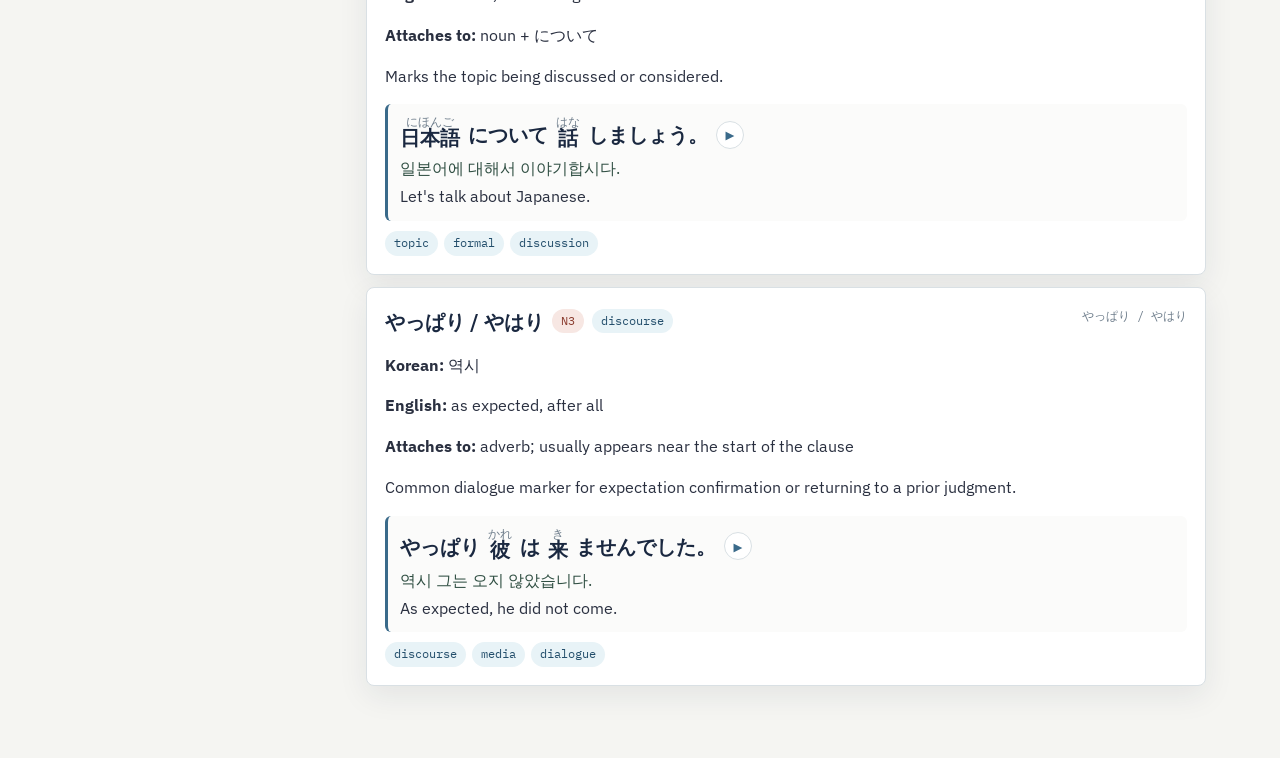
<file: japanese/grammar.html>
<!doctype html>
<html lang="en">
<head>
  <meta charset="utf-8">
  <meta name="viewport" content="width=device-width, initial-scale=1">
  <title>Japanese Grammar Search | Language Notes</title>
  <link rel="preconnect" href="https://fonts.googleapis.com">
  <link rel="preconnect" href="https://fonts.gstatic.com" crossorigin>
  <link href="https://fonts.googleapis.com/css2?family=IBM+Plex+Mono:wght@400;500&family=IBM+Plex+Sans:wght@400;500;600;700&display=swap" rel="stylesheet">
  <link rel="stylesheet" href="../style.css">
</head>
<body>
  <header class="topbar">
    <div class="topbar-inner">
      <a class="brand" href="../index.html">Language Learning</a>
      <nav class="nav">
        <a href="index.html">Japanese</a>
        <a href="verb-forms.html">Verb Forms</a>
        <a href="parser.html">Parser</a>
        <a href="dictionary.html">Dictionary</a>
      </nav>
    </div>
  </header>

  <main class="site-wrap page-body">
    <aside class="sidebar">
      <div class="nav-label">Japanese</div>
      <a class="nav-item" href="index.html">Overview</a>
      <a class="nav-item active" href="grammar.html">Grammar Search</a>
      <a class="nav-item" href="verb-forms.html">Verb Forms</a>
      <a class="nav-item" href="parser.html">Sentence Parser</a>
      <a class="nav-item" href="dictionary.html">Dictionary</a>
    </aside>

    <section class="main">
      <p class="eyebrow">N5-N3 grammar</p>
      <h1 class="lesson-title">Grammar Search</h1>
      <p class="lesson-meta">Search forms, meanings, Korean equivalents, functions, and example sentences.</p>

      <div class="toolbar" role="search">
        <input id="grammar-search" class="search-input" type="search" placeholder="Search: て, obligation, 해야, apparently, N3..." autocomplete="off">
        <select id="level-filter" class="select" aria-label="Level filter">
          <option value="all">All levels</option>
          <option value="N5">N5</option>
          <option value="N4">N4</option>
          <option value="N3">N3</option>
        </select>
        <select id="function-filter" class="select" aria-label="Function filter">
          <option value="all">All functions</option>
        </select>
      </div>

      <div id="grammar-results" class="card-list"></div>
    </section>
  </main>

  <script src="../data/japanese-data.js"></script>
  <script src="../app.js"></script>
  <script>LanguageNotes.initVoicePicker(); LanguageNotes.initGrammar();</script>
</body>
</html>
</file>
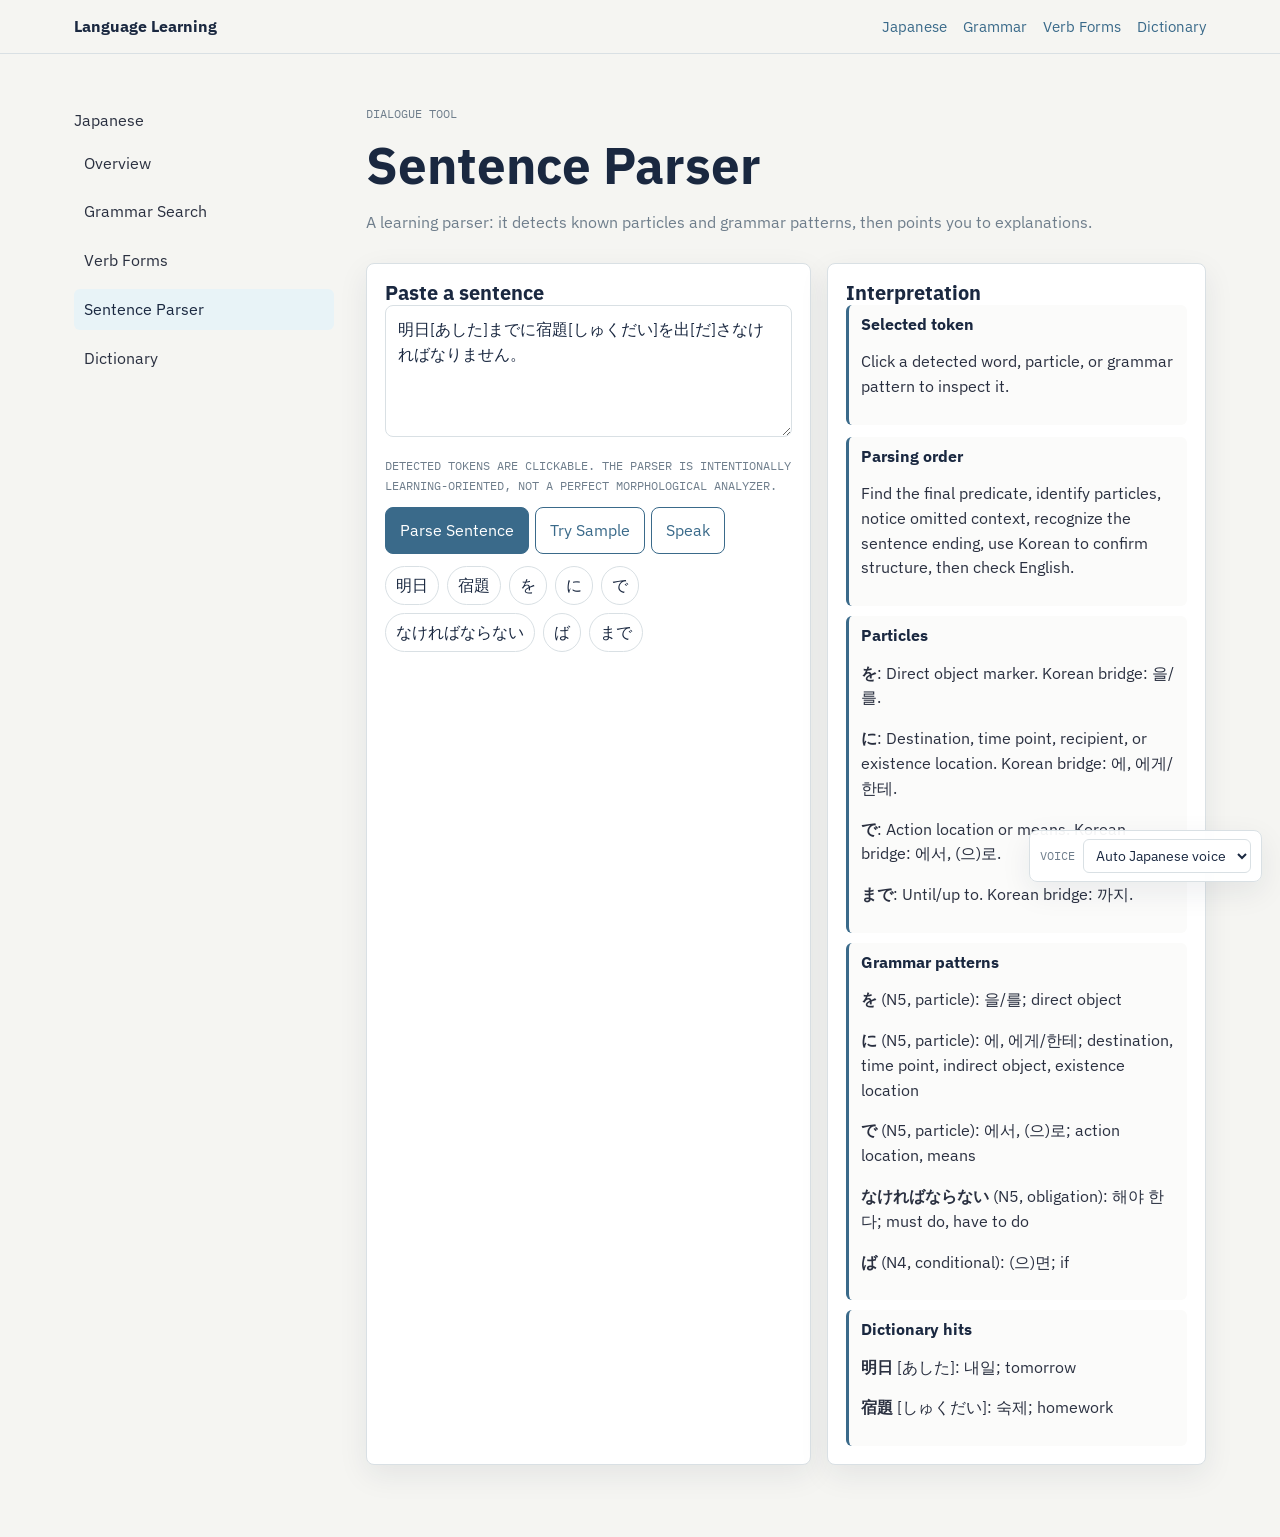
<file: japanese/parser.html>
<!doctype html>
<html lang="en">
<head>
  <meta charset="utf-8">
  <meta name="viewport" content="width=device-width, initial-scale=1">
  <title>Japanese Sentence Parser | Language Notes</title>
  <link rel="preconnect" href="https://fonts.googleapis.com">
  <link rel="preconnect" href="https://fonts.gstatic.com" crossorigin>
  <link href="https://fonts.googleapis.com/css2?family=IBM+Plex+Mono:wght@400;500&family=IBM+Plex+Sans:wght@400;500;600;700&display=swap" rel="stylesheet">
  <link rel="stylesheet" href="../style.css">
</head>
<body>
  <header class="topbar">
    <div class="topbar-inner">
      <a class="brand" href="../index.html">Language Learning</a>
      <nav class="nav">
        <a href="index.html">Japanese</a>
        <a href="grammar.html">Grammar</a>
        <a href="verb-forms.html">Verb Forms</a>
        <a href="dictionary.html">Dictionary</a>
      </nav>
    </div>
  </header>

  <main class="site-wrap page-body">
    <aside class="sidebar">
      <div class="nav-label">Japanese</div>
      <a class="nav-item" href="index.html">Overview</a>
      <a class="nav-item" href="grammar.html">Grammar Search</a>
      <a class="nav-item" href="verb-forms.html">Verb Forms</a>
      <a class="nav-item active" href="parser.html">Sentence Parser</a>
      <a class="nav-item" href="dictionary.html">Dictionary</a>
    </aside>

    <section class="main">
      <p class="eyebrow">Dialogue tool</p>
      <h1 class="lesson-title">Sentence Parser</h1>
      <p class="lesson-meta">A learning parser: it detects known particles and grammar patterns, then points you to explanations.</p>

      <div class="split">
        <section class="tool-card">
          <h2>Paste a sentence</h2>
          <textarea id="sentence-input" class="textarea">明日[あした]までに宿題[しゅくだい]を出[だ]さなければなりません。</textarea>
          <p class="meta">Detected tokens are clickable. The parser is intentionally learning-oriented, not a perfect morphological analyzer.</p>
          <div class="tag-row">
            <button id="parse-button" class="button" type="button">Parse Sentence</button>
            <button id="sample-button" class="button secondary" type="button">Try Sample</button>
            <button id="speak-sentence-button" class="button secondary" type="button">Speak</button>
          </div>
          <div id="token-line" class="token-line" aria-label="Detected tokens"></div>
        </section>

        <section class="tool-card">
          <h2>Interpretation</h2>
          <div id="token-detail" class="analysis-item">
            <h3>Selected token</h3>
            <p>Click a detected word, particle, or grammar pattern to inspect it.</p>
          </div>
          <div id="parse-results" class="analysis-list"></div>
        </section>
      </div>
    </section>
  </main>

  <script src="../data/japanese-data.js"></script>
  <script src="../app.js"></script>
  <script>LanguageNotes.initVoicePicker(); LanguageNotes.initParser();</script>
</body>
</html>
</file>
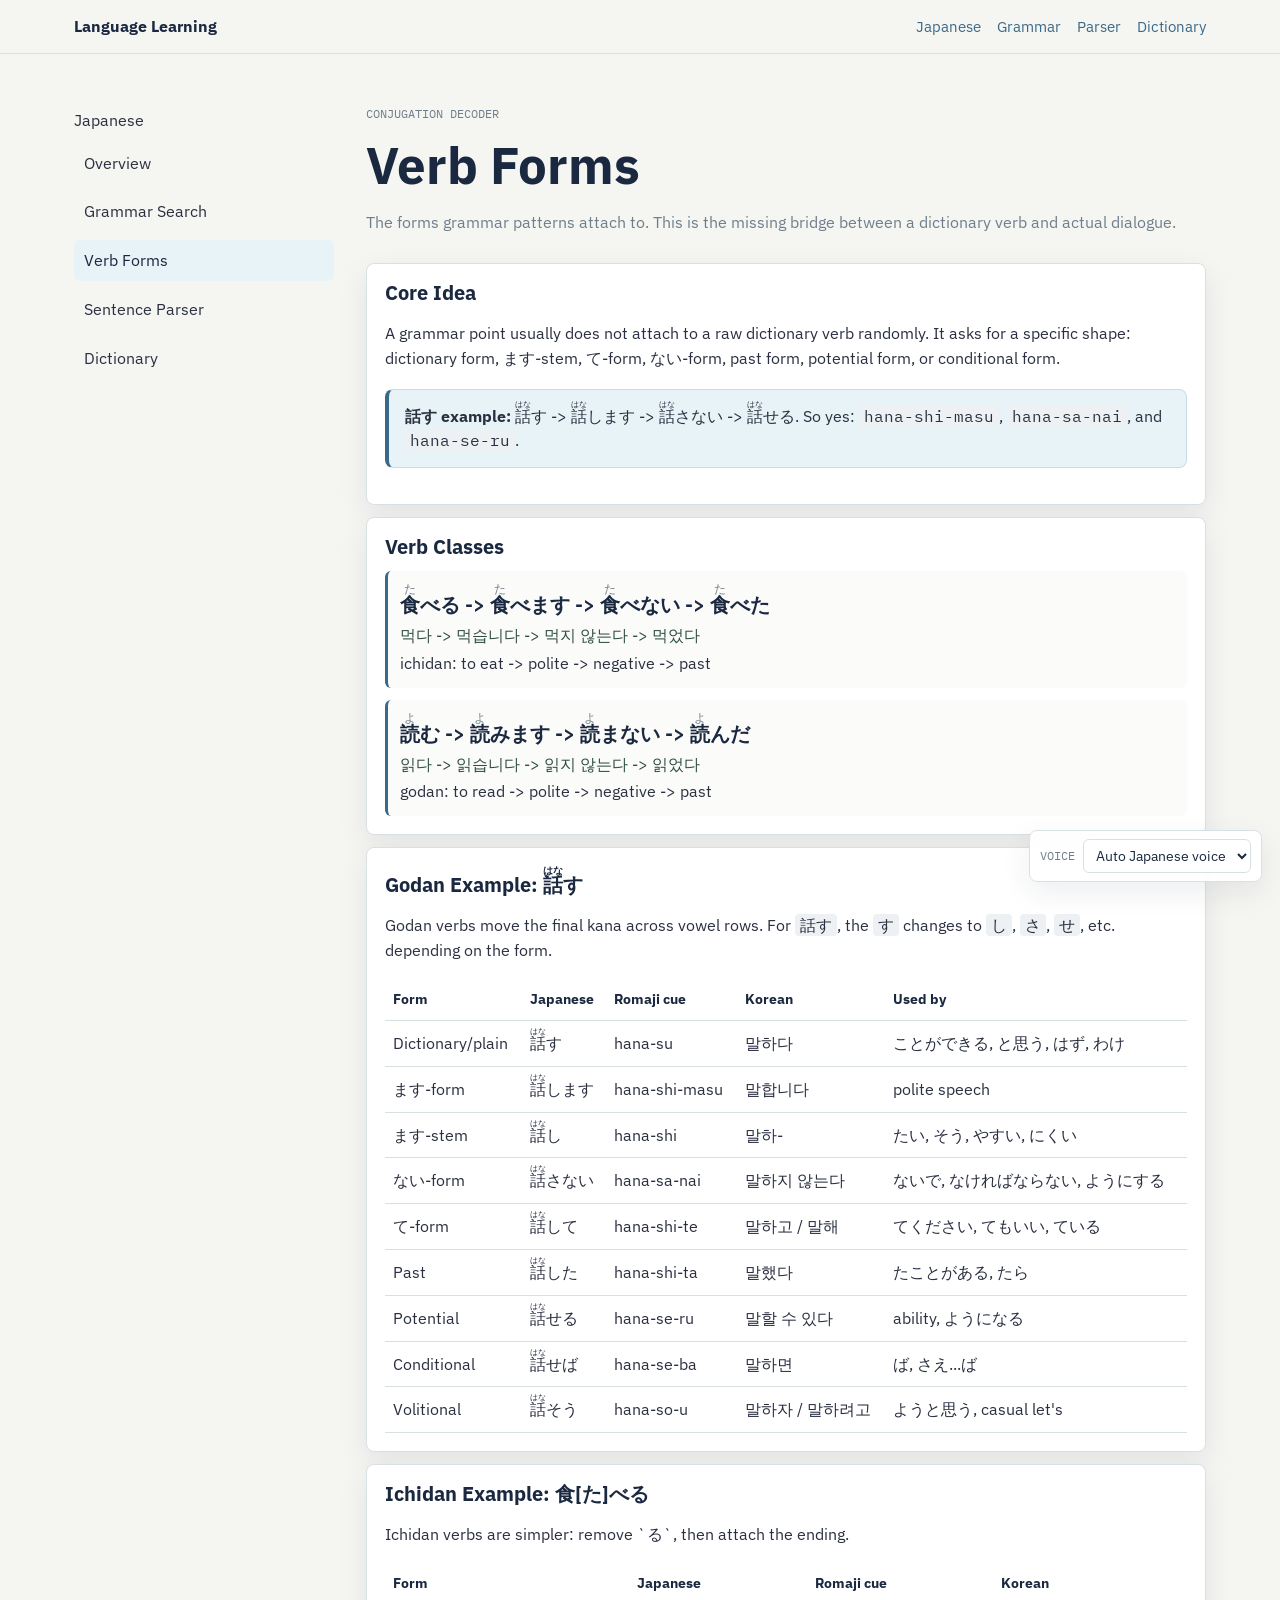
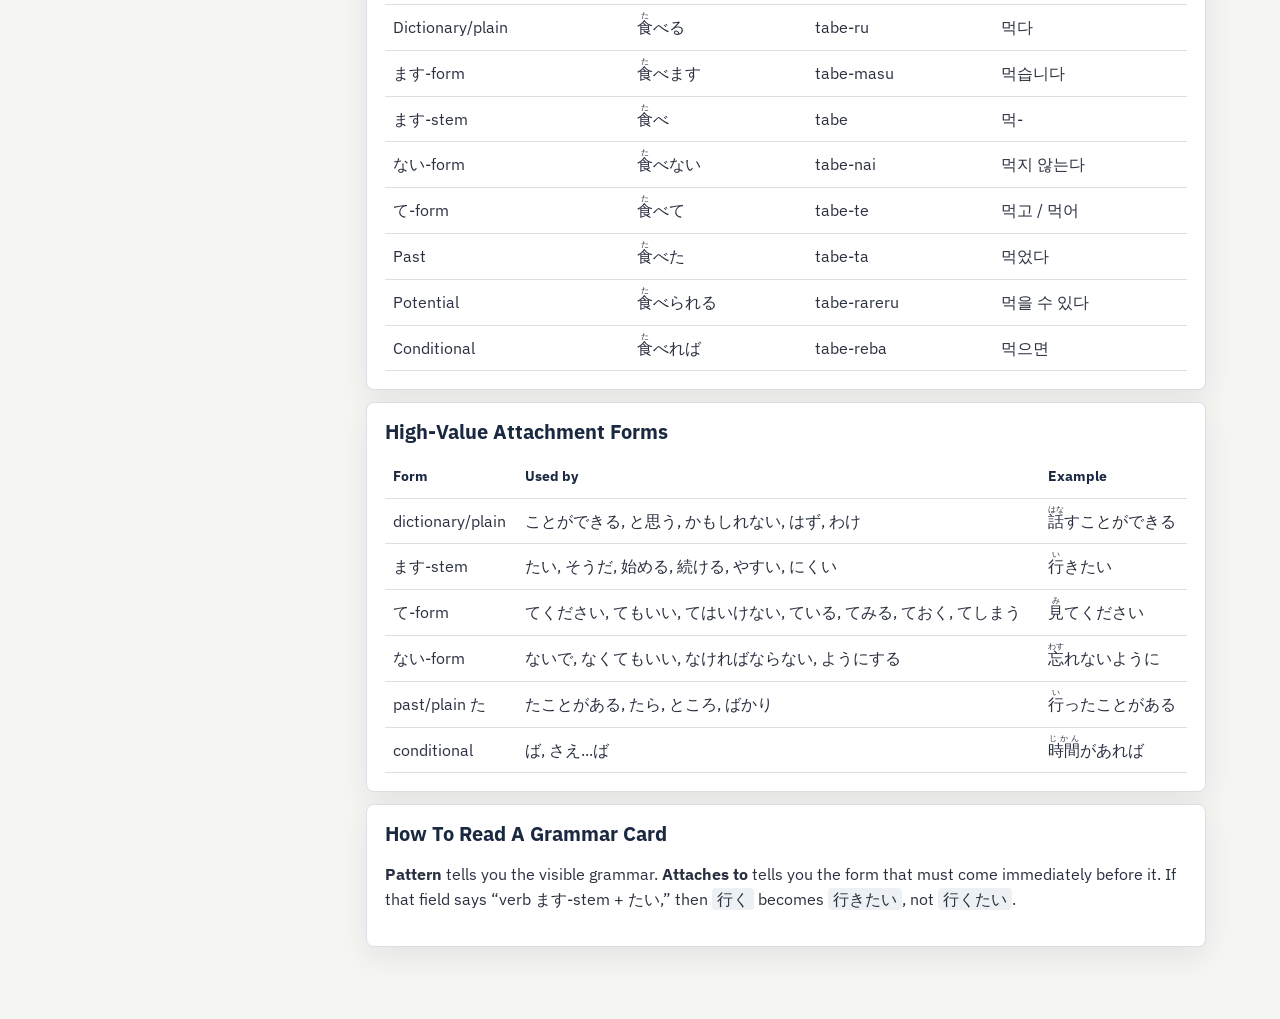
<file: japanese/verb-forms.html>
<!doctype html>
<html lang="en">
<head>
  <meta charset="utf-8">
  <meta name="viewport" content="width=device-width, initial-scale=1">
  <title>Japanese Verb Forms | Language Learning</title>
  <link rel="preconnect" href="https://fonts.googleapis.com">
  <link rel="preconnect" href="https://fonts.gstatic.com" crossorigin>
  <link href="https://fonts.googleapis.com/css2?family=IBM+Plex+Mono:wght@400;500&family=IBM+Plex+Sans:wght@400;500;600;700&display=swap" rel="stylesheet">
  <link rel="stylesheet" href="../style.css">
</head>
<body>
  <header class="topbar">
    <div class="topbar-inner">
      <a class="brand" href="../index.html">Language Learning</a>
      <nav class="nav">
        <a href="index.html">Japanese</a>
        <a href="grammar.html">Grammar</a>
        <a href="parser.html">Parser</a>
        <a href="dictionary.html">Dictionary</a>
      </nav>
    </div>
  </header>

  <main class="site-wrap page-body">
    <aside class="sidebar">
      <div class="nav-label">Japanese</div>
      <a class="nav-item" href="index.html">Overview</a>
      <a class="nav-item" href="grammar.html">Grammar Search</a>
      <a class="nav-item active" href="verb-forms.html">Verb Forms</a>
      <a class="nav-item" href="parser.html">Sentence Parser</a>
      <a class="nav-item" href="dictionary.html">Dictionary</a>
    </aside>

    <section class="main">
      <p class="eyebrow">Conjugation decoder</p>
      <h1 class="lesson-title">Verb Forms</h1>
      <p class="lesson-meta">The forms grammar patterns attach to. This is the missing bridge between a dictionary verb and actual dialogue.</p>

      <section class="card-list">
        <article class="pattern-card">
          <h2>Core Idea</h2>
          <p>A grammar point usually does not attach to a raw dictionary verb randomly. It asks for a specific shape: dictionary form, ます-stem, て-form, ない-form, past form, potential form, or conditional form.</p>
          <div class="callout">
            <strong>話す example:</strong> <ruby>話<rt>はな</rt></ruby>す -> <ruby>話<rt>はな</rt></ruby>します -> <ruby>話<rt>はな</rt></ruby>さない -> <ruby>話<rt>はな</rt></ruby>せる. So yes: <code>hana-shi-masu</code>, <code>hana-sa-nai</code>, and <code>hana-se-ru</code>.
          </div>
        </article>

        <article class="pattern-card">
          <h2>Verb Classes</h2>
          <div class="example">
            <div class="jp"><ruby>食<rt>た</rt></ruby>べる -> <ruby>食<rt>た</rt></ruby>べます -> <ruby>食<rt>た</rt></ruby>べない -> <ruby>食<rt>た</rt></ruby>べた</div>
            <div class="kr">먹다 -> 먹습니다 -> 먹지 않는다 -> 먹었다</div>
            <div class="en">ichidan: to eat -> polite -> negative -> past</div>
          </div>
          <div class="example">
            <div class="jp"><ruby>読<rt>よ</rt></ruby>む -> <ruby>読<rt>よ</rt></ruby>みます -> <ruby>読<rt>よ</rt></ruby>まない -> <ruby>読<rt>よ</rt></ruby>んだ</div>
            <div class="kr">읽다 -> 읽습니다 -> 읽지 않는다 -> 읽었다</div>
            <div class="en">godan: to read -> polite -> negative -> past</div>
          </div>
        </article>

        <article class="pattern-card">
          <h2>Godan Example: <ruby>話<rt>はな</rt></ruby>す</h2>
          <p>Godan verbs move the final kana across vowel rows. For <code>話す</code>, the <code>す</code> changes to <code>し</code>, <code>さ</code>, <code>せ</code>, etc. depending on the form.</p>
          <table class="data-table">
            <thead><tr><th>Form</th><th>Japanese</th><th>Romaji cue</th><th>Korean</th><th>Used by</th></tr></thead>
            <tbody>
              <tr><td>Dictionary/plain</td><td>話[はな]す</td><td>hana-su</td><td>말하다</td><td>ことができる, と思う, はず, わけ</td></tr>
              <tr><td>ます-form</td><td>話[はな]します</td><td>hana-shi-masu</td><td>말합니다</td><td>polite speech</td></tr>
              <tr><td>ます-stem</td><td>話[はな]し</td><td>hana-shi</td><td>말하-</td><td>たい, そう, やすい, にくい</td></tr>
              <tr><td>ない-form</td><td>話[はな]さない</td><td>hana-sa-nai</td><td>말하지 않는다</td><td>ないで, なければならない, ようにする</td></tr>
              <tr><td>て-form</td><td>話[はな]して</td><td>hana-shi-te</td><td>말하고 / 말해</td><td>てください, てもいい, ている</td></tr>
              <tr><td>Past</td><td>話[はな]した</td><td>hana-shi-ta</td><td>말했다</td><td>たことがある, たら</td></tr>
              <tr><td>Potential</td><td>話[はな]せる</td><td>hana-se-ru</td><td>말할 수 있다</td><td>ability, ようになる</td></tr>
              <tr><td>Conditional</td><td>話[はな]せば</td><td>hana-se-ba</td><td>말하면</td><td>ば, さえ...ば</td></tr>
              <tr><td>Volitional</td><td>話[はな]そう</td><td>hana-so-u</td><td>말하자 / 말하려고</td><td>ようと思う, casual let's</td></tr>
            </tbody>
          </table>
        </article>

        <article class="pattern-card">
          <h2>Ichidan Example: 食[た]べる</h2>
          <p>Ichidan verbs are simpler: remove `る`, then attach the ending.</p>
          <table class="data-table">
            <thead><tr><th>Form</th><th>Japanese</th><th>Romaji cue</th><th>Korean</th></tr></thead>
            <tbody>
              <tr><td>Dictionary/plain</td><td>食[た]べる</td><td>tabe-ru</td><td>먹다</td></tr>
              <tr><td>ます-form</td><td>食[た]べます</td><td>tabe-masu</td><td>먹습니다</td></tr>
              <tr><td>ます-stem</td><td>食[た]べ</td><td>tabe</td><td>먹-</td></tr>
              <tr><td>ない-form</td><td>食[た]べない</td><td>tabe-nai</td><td>먹지 않는다</td></tr>
              <tr><td>て-form</td><td>食[た]べて</td><td>tabe-te</td><td>먹고 / 먹어</td></tr>
              <tr><td>Past</td><td>食[た]べた</td><td>tabe-ta</td><td>먹었다</td></tr>
              <tr><td>Potential</td><td>食[た]べられる</td><td>tabe-rareru</td><td>먹을 수 있다</td></tr>
              <tr><td>Conditional</td><td>食[た]べれば</td><td>tabe-reba</td><td>먹으면</td></tr>
            </tbody>
          </table>
        </article>

        <article class="pattern-card">
          <h2>High-Value Attachment Forms</h2>
          <table class="data-table">
            <thead><tr><th>Form</th><th>Used by</th><th>Example</th></tr></thead>
            <tbody>
              <tr><td>dictionary/plain</td><td>ことができる, と思う, かもしれない, はず, わけ</td><td>話[はな]すことができる</td></tr>
              <tr><td>ます-stem</td><td>たい, そうだ, 始める, 続ける, やすい, にくい</td><td>行[い]きたい</td></tr>
              <tr><td>て-form</td><td>てください, てもいい, てはいけない, ている, てみる, ておく, てしまう</td><td>見[み]てください</td></tr>
              <tr><td>ない-form</td><td>ないで, なくてもいい, なければならない, ようにする</td><td>忘[わす]れないように</td></tr>
              <tr><td>past/plain た</td><td>たことがある, たら, ところ, ばかり</td><td>行[い]ったことがある</td></tr>
              <tr><td>conditional</td><td>ば, さえ...ば</td><td>時間[じかん]があれば</td></tr>
            </tbody>
          </table>
        </article>

        <article class="pattern-card">
          <h2>How To Read A Grammar Card</h2>
          <p><strong>Pattern</strong> tells you the visible grammar. <strong>Attaches to</strong> tells you the form that must come immediately before it. If that field says “verb ます-stem + たい,” then <code>行く</code> becomes <code>行きたい</code>, not <code>行くたい</code>.</p>
        </article>
      </section>
    </section>
  </main>
  <script src="../app.js"></script>
  <script>
    LanguageNotes.initVoicePicker();
    document.querySelectorAll(".data-table td").forEach(cell => {
      cell.innerHTML = LanguageNotes.renderJapanese(cell.textContent);
    });
  </script>
</body>
</html>
</file>
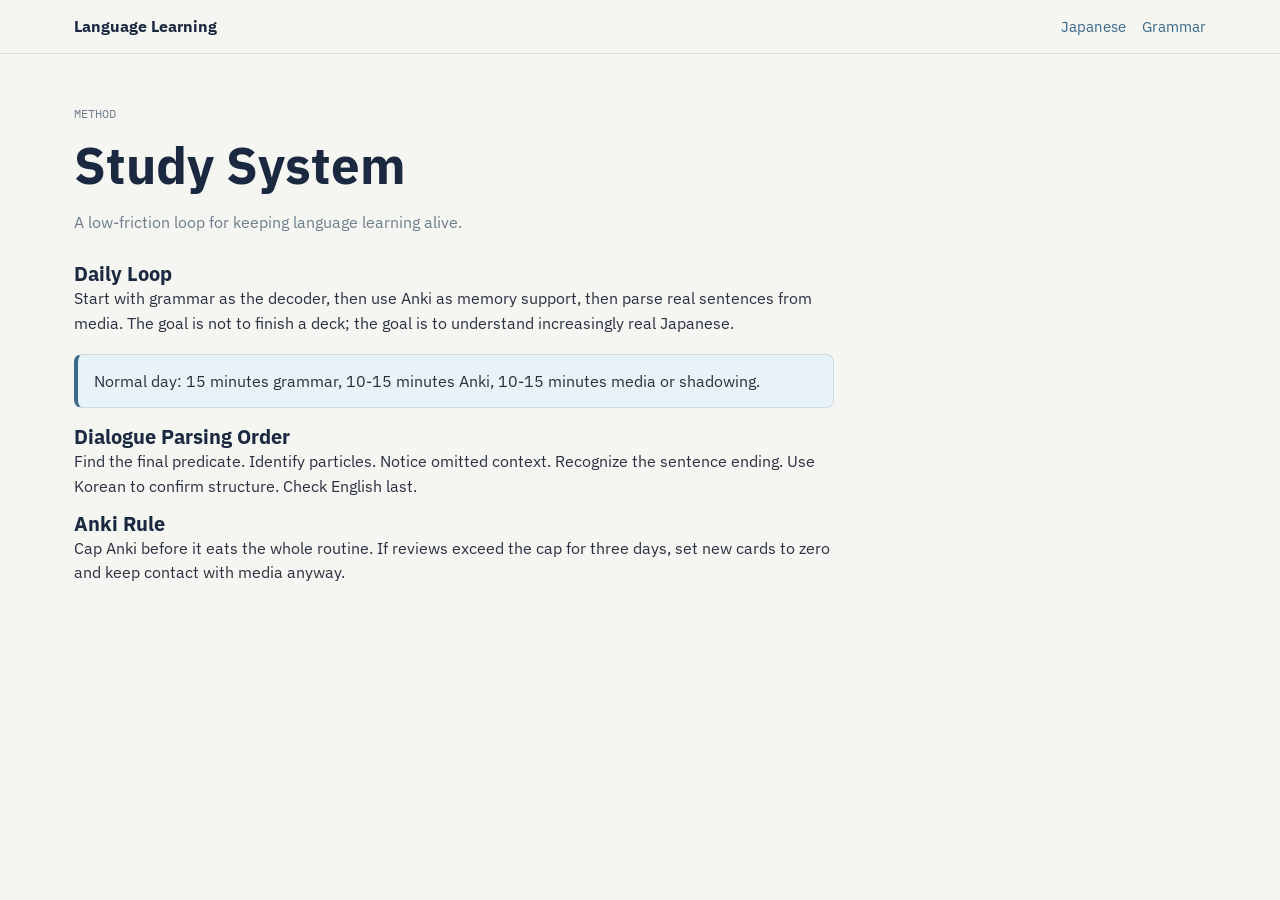
<file: shared/study-system.html>
<!doctype html>
<html lang="en">
<head>
  <meta charset="utf-8">
  <meta name="viewport" content="width=device-width, initial-scale=1">
  <title>Study System | Language Notes</title>
  <link rel="preconnect" href="https://fonts.googleapis.com">
  <link rel="preconnect" href="https://fonts.gstatic.com" crossorigin>
  <link href="https://fonts.googleapis.com/css2?family=IBM+Plex+Mono:wght@400;500&family=IBM+Plex+Sans:wght@400;500;600;700&display=swap" rel="stylesheet">
  <link rel="stylesheet" href="../style.css">
</head>
<body>
  <header class="topbar">
    <div class="topbar-inner">
      <a class="brand" href="../index.html">Language Learning</a>
      <nav class="nav">
        <a href="../japanese/index.html">Japanese</a>
        <a href="../japanese/grammar.html">Grammar</a>
      </nav>
    </div>
  </header>

  <main class="site-wrap">
    <p class="eyebrow">Method</p>
    <h1 class="lesson-title">Study System</h1>
    <p class="lesson-meta">A low-friction loop for keeping language learning alive.</p>

    <section class="prose">
      <h2>Daily Loop</h2>
      <p>Start with grammar as the decoder, then use Anki as memory support, then parse real sentences from media. The goal is not to finish a deck; the goal is to understand increasingly real Japanese.</p>

      <div class="callout">
        Normal day: 15 minutes grammar, 10-15 minutes Anki, 10-15 minutes media or shadowing.
      </div>

      <h2>Dialogue Parsing Order</h2>
      <p>Find the final predicate. Identify particles. Notice omitted context. Recognize the sentence ending. Use Korean to confirm structure. Check English last.</p>

      <h2>Anki Rule</h2>
      <p>Cap Anki before it eats the whole routine. If reviews exceed the cap for three days, set new cards to zero and keep contact with media anyway.</p>
    </section>
  </main>
</body>
</html>
</file>
<file: style.css>
:root {
  --bg: #f5f5f2;
  --panel: #ffffff;
  --ink: #1a2840;
  --body: #2a3040;
  --muted: #6f7e8c;
  --line: #d9e0e4;
  --accent: #3a6a8a;
  --accent-strong: #244f6c;
  --blue-soft: #e8f3f7;
  --green-soft: #e9f4ee;
  --gold-soft: #f6efd8;
  --red-soft: #f7e7e3;
  --shadow: 0 10px 30px rgba(26, 40, 64, 0.08);
}

* {
  box-sizing: border-box;
}

body {
  margin: 0;
  background: var(--bg);
  color: var(--body);
  font-family: "IBM Plex Sans", system-ui, sans-serif;
  line-height: 1.55;
}

a {
  color: var(--accent);
  text-decoration: none;
}

a:hover {
  color: var(--accent-strong);
}

.topbar {
  position: sticky;
  top: 0;
  z-index: 10;
  background: rgba(245, 245, 242, 0.94);
  border-bottom: 1px solid var(--line);
  backdrop-filter: blur(10px);
}

.topbar-inner {
  max-width: 1180px;
  margin: 0 auto;
  padding: 14px 24px;
  display: flex;
  align-items: center;
  justify-content: space-between;
  gap: 18px;
}

.brand {
  color: var(--ink);
  font-weight: 700;
  letter-spacing: 0;
}

.nav {
  display: flex;
  gap: 16px;
  flex-wrap: wrap;
  font-size: 0.94rem;
}

.site-wrap {
  max-width: 1180px;
  margin: 0 auto;
  padding: 38px 24px 72px;
}

.hero {
  max-width: 820px;
  padding: 28px 0 34px;
}

.eyebrow,
.section-label,
.meta {
  color: var(--muted);
  font-family: "IBM Plex Mono", monospace;
  font-size: 0.78rem;
  letter-spacing: 0;
  text-transform: uppercase;
}

h1,
h2,
h3 {
  color: var(--ink);
  line-height: 1.14;
  letter-spacing: 0;
  margin: 0;
}

h1 {
  font-size: clamp(2.15rem, 5vw, 4.2rem);
  max-width: 820px;
}

h2 {
  font-size: 1.25rem;
}

h3 {
  font-size: 1rem;
}

.hero-copy {
  max-width: 680px;
  font-size: 1.08rem;
  color: var(--body);
}

.cluster-grid {
  display: grid;
  grid-template-columns: repeat(3, minmax(0, 1fr));
  gap: 16px;
}

.cluster-card {
  min-height: 220px;
  background: var(--panel);
  border: 1px solid var(--line);
  border-radius: 8px;
  padding: 22px;
  box-shadow: var(--shadow);
  display: flex;
  flex-direction: column;
  gap: 12px;
}

.cluster-card p {
  margin: 0;
  color: var(--body);
}

.cluster-card.planned {
  box-shadow: none;
  opacity: 0.78;
}

.cluster-badge,
.tag,
.level-pill {
  display: inline-flex;
  align-items: center;
  width: fit-content;
  min-height: 24px;
  border-radius: 999px;
  padding: 3px 9px;
  background: var(--blue-soft);
  color: var(--accent-strong);
  font-size: 0.75rem;
  font-family: "IBM Plex Mono", monospace;
}

.page-body {
  display: grid;
  grid-template-columns: 260px minmax(0, 1fr);
  gap: 32px;
  align-items: start;
}

.sidebar {
  position: sticky;
  top: 72px;
  display: flex;
  flex-direction: column;
  gap: 8px;
}

.nav-label {
  margin: 16px 0 2px;
}

.nav-item {
  display: block;
  padding: 8px 10px;
  border-radius: 6px;
  color: var(--body);
}

.nav-item.active,
.nav-item:hover {
  background: var(--blue-soft);
  color: var(--ink);
}

.main {
  min-width: 0;
}

.lesson-title {
  margin: 8px 0 8px;
  font-size: clamp(2rem, 4vw, 3.35rem);
}

.lesson-meta {
  margin-bottom: 28px;
  color: var(--muted);
}

.toolbar {
  display: grid;
  grid-template-columns: minmax(220px, 1fr) auto auto;
  gap: 10px;
  margin: 22px 0;
}

input,
select,
textarea,
button {
  font: inherit;
}

.search-input,
.select,
.textarea {
  width: 100%;
  border: 1px solid var(--line);
  border-radius: 8px;
  background: #fff;
  color: var(--ink);
  padding: 11px 12px;
}

.textarea {
  min-height: 132px;
  resize: vertical;
  font-family: "IBM Plex Sans", system-ui, sans-serif;
}

.button {
  border: 1px solid var(--accent);
  border-radius: 8px;
  background: var(--accent);
  color: #fff;
  padding: 10px 14px;
  cursor: pointer;
  white-space: nowrap;
}

.button.secondary {
  background: #fff;
  color: var(--accent);
}

.button:hover {
  border-color: var(--accent-strong);
  background: var(--accent-strong);
  color: #fff;
}

.line-with-action {
  display: inline-flex;
  align-items: center;
  gap: 8px;
  flex-wrap: wrap;
}

.speak-button {
  width: 28px;
  height: 28px;
  border: 1px solid var(--line);
  border-radius: 999px;
  background: #fff;
  color: var(--accent);
  cursor: pointer;
  display: inline-flex;
  align-items: center;
  justify-content: center;
  font-size: 0.72rem;
  line-height: 1;
}

.speak-button:hover {
  border-color: var(--accent);
  background: var(--blue-soft);
  color: var(--accent-strong);
}

.voice-picker {
  position: fixed;
  right: 18px;
  bottom: 18px;
  z-index: 20;
  display: flex;
  align-items: center;
  gap: 8px;
  max-width: min(420px, calc(100vw - 36px));
  padding: 8px 10px;
  border: 1px solid var(--line);
  border-radius: 8px;
  background: rgba(255, 255, 255, 0.94);
  box-shadow: var(--shadow);
}

.voice-picker label {
  color: var(--muted);
  font-family: "IBM Plex Mono", monospace;
  font-size: 0.72rem;
  text-transform: uppercase;
}

.voice-select {
  max-width: 280px;
  border: 1px solid var(--line);
  border-radius: 6px;
  background: #fff;
  color: var(--ink);
  padding: 6px 8px;
  font-size: 0.85rem;
}

.card-list {
  display: grid;
  gap: 12px;
}

.pattern-card,
.tool-card,
.parse-card {
  background: var(--panel);
  border: 1px solid var(--line);
  border-radius: 8px;
  padding: 18px;
  box-shadow: var(--shadow);
}

.pattern-head {
  display: flex;
  justify-content: space-between;
  gap: 14px;
  align-items: flex-start;
  margin-bottom: 12px;
}

.pattern-title {
  display: flex;
  gap: 8px;
  align-items: center;
  flex-wrap: wrap;
}

.jp {
  color: var(--ink);
  font-size: 1.25rem;
  font-weight: 600;
}

.jp ruby {
  ruby-position: over;
  ruby-align: center;
}

.jp rt {
  color: var(--muted);
  font-size: 0.58em;
  font-weight: 400;
  line-height: 1;
}

.jp rt::selection,
.jp ruby::selection {
  background: var(--blue-soft);
}

.kr {
  color: #304f43;
}

.en {
  color: var(--body);
}

.example {
  display: grid;
  gap: 3px;
  padding: 12px;
  background: #fbfbfa;
  border-left: 3px solid var(--accent);
  border-radius: 6px;
  margin-top: 12px;
}

.tag-row {
  display: flex;
  flex-wrap: wrap;
  gap: 6px;
  margin-top: 10px;
}

.level-pill.n5 {
  background: var(--green-soft);
  color: #2d6546;
}

.level-pill.n4 {
  background: var(--gold-soft);
  color: #755d16;
}

.level-pill.n3 {
  background: var(--red-soft);
  color: #8a3b2e;
}

.split {
  display: grid;
  grid-template-columns: minmax(0, 1fr) minmax(320px, 0.85fr);
  gap: 16px;
}

.token-line {
  display: flex;
  flex-wrap: wrap;
  gap: 8px;
  margin-top: 12px;
}

.token {
  border: 1px solid var(--line);
  background: #fff;
  color: var(--ink);
  border-radius: 999px;
  padding: 6px 10px;
  cursor: pointer;
}

.token:hover,
.token.active {
  border-color: var(--accent);
  background: var(--blue-soft);
}

.analysis-list {
  display: grid;
  gap: 10px;
  margin-top: 12px;
}

.analysis-item {
  border-left: 3px solid var(--accent);
  background: #fbfbfa;
  border-radius: 6px;
  padding: 10px 12px;
}

.empty {
  color: var(--muted);
  padding: 18px;
  border: 1px dashed var(--line);
  border-radius: 8px;
}

.prose {
  max-width: 760px;
}

.prose p {
  margin: 0 0 14px;
}

.callout {
  border: 1px solid #c8dce6;
  border-left: 4px solid var(--accent);
  background: var(--blue-soft);
  border-radius: 8px;
  padding: 14px 16px;
  margin: 18px 0;
}

.data-table {
  width: 100%;
  border-collapse: collapse;
  margin-top: 12px;
  background: #fff;
}

.data-table th,
.data-table td {
  border-bottom: 1px solid var(--line);
  padding: 10px 8px;
  text-align: left;
  vertical-align: top;
}

.data-table th {
  color: var(--ink);
  font-size: 0.86rem;
}

code {
  font-family: "IBM Plex Mono", monospace;
  background: #edf1f3;
  border-radius: 4px;
  padding: 1px 5px;
}

@media (max-width: 860px) {
  .cluster-grid,
  .page-body,
  .split,
  .toolbar {
    grid-template-columns: 1fr;
  }

  .sidebar {
    position: static;
  }
}
</file>
